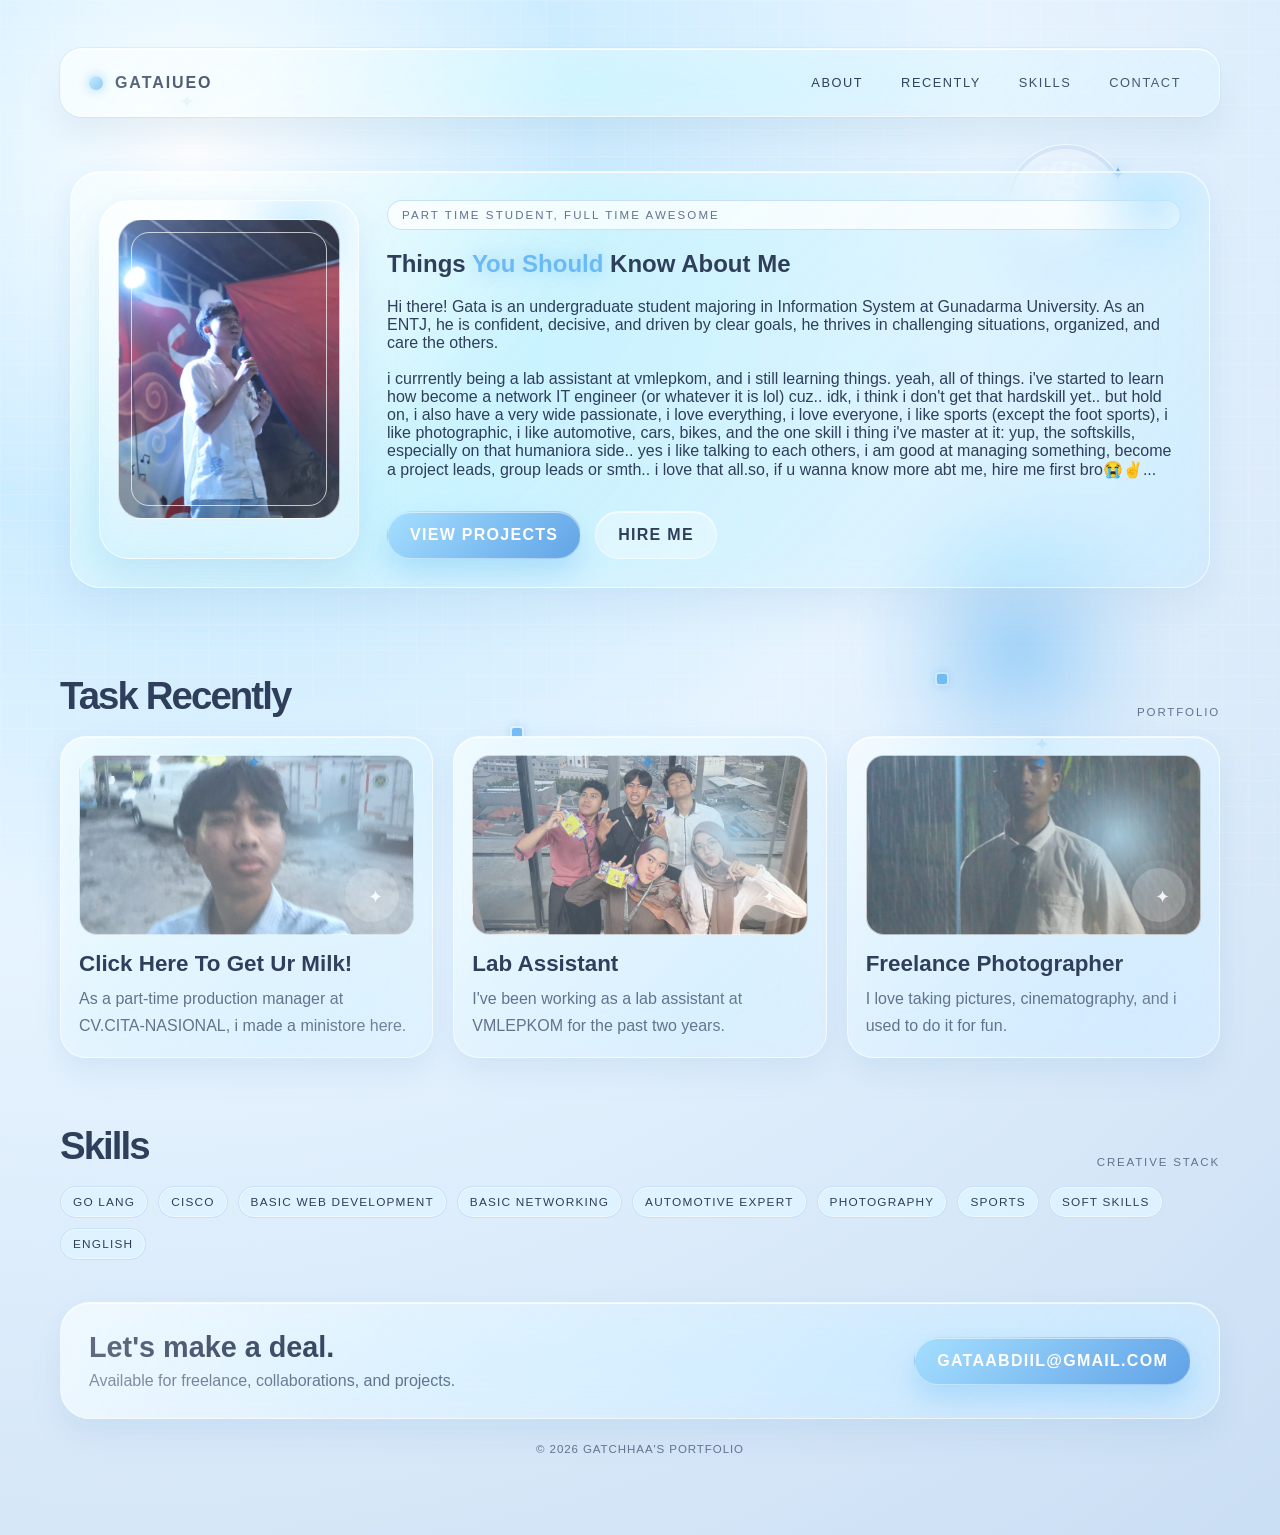
<file: index.html>
<!DOCTYPE html>
<html lang="en">
  <head>
    <meta charset="UTF-8" />
    <meta name="viewport" content="width=device-width, initial-scale=1.0" />
    <title>Gatchhaa's Portfolio</title>
    <style>
      :root {
        --sky: #dff4ff;
        --ice: #f5fbff;
        --silver: #cfe3f9;
        --mist: #ebf4ff;
        --blue: #b8e5ff;
        --blue-deep: #6bb9f5;
        --blue-strong: #3d93dd;
        --ink: #2f3e5a;
        --muted: #62738d;
      }

      * {
        box-sizing: border-box;
      }

      html {
        scroll-behavior: smooth;
      }

      body {
        margin: 0;
        font-family: "Trebuchet MS", "Segoe UI", sans-serif;
        background:
          radial-gradient(circle at 15% 10%, rgba(255,255,255,0.95), rgba(188,231,255,0.72) 22%, rgba(230,244,255,0.95) 45%, rgba(200,220,242,0.9) 100%),
          linear-gradient(135deg, #edf8ff 0%, #f7fbff 25%, #dfeaf9 70%, #d7ebff 100%);
        color: var(--ink);
        min-height: 100vh;
      }

      body::before {
        content: "";
        position: fixed;
        inset: 0;
        background-image:
          linear-gradient(rgba(255,255,255,0.22) 1px, transparent 1px),
          linear-gradient(90deg, rgba(255,255,255,0.18) 1px, transparent 1px);
        background-size: 26px 26px;
        pointer-events: none;
        opacity: 0.65;
      }

      body::after {
        content: "";
        position: fixed;
        inset: auto 8% 10% auto;
        width: 320px;
        height: 320px;
        border-radius: 50%;
        background: radial-gradient(circle, rgba(107,185,245,0.54), rgba(107,185,245,0.12) 46%, transparent 70%);
        filter: blur(10px);
        pointer-events: none;
      }

      .page {
        max-width: 1200px;
        margin: 0 auto;
        padding: 30px 20px 80px;
        position: relative;
        z-index: 1;
      }

      .y2k-decor {
        position: absolute;
        inset: 0;
        pointer-events: none;
        z-index: 0;
      }

      .sparkle {
        position: absolute;
        display: block;
        color: rgba(61, 147, 221, 0.75);
        font-size: 1.2rem;
        text-shadow: 0 0 16px rgba(107, 185, 245, 0.8);
        animation: twinkle 3s ease-in-out infinite;
      }

      .pixel-disc {
        position: absolute;
        right: 12%;
        top: 16%;
        width: 120px;
        height: 120px;
        border-radius: 50%;
        background:
          radial-gradient(circle, rgba(255,255,255,0.9) 0 18%, rgba(126,205,255,0.7) 18% 22%, rgba(255,255,255,0.15) 22% 100%),
          linear-gradient(135deg, rgba(255,255,255,0.4), rgba(125,188,255,0.18));
        border: 1px solid rgba(255,255,255,0.72);
        box-shadow: inset 0 0 0 4px rgba(90,150,220,0.15), 0 18px 30px rgba(118,164,207,0.14);
        transform: rotate(12deg);
        opacity: 0.88;
      }

      .pixel-disc::before,
      .pixel-disc::after {
        content: "";
        position: absolute;
        inset: 16px;
        border-radius: 50%;
      }

      .pixel-disc::before {
        background:
          linear-gradient(90deg, rgba(255,255,255,0.35) 0 6%, transparent 6% 12%, rgba(255,255,255,0.35) 12% 18%, transparent 18% 24%, rgba(255,255,255,0.35) 24% 30%, transparent 30% 36%, rgba(255,255,255,0.35) 36% 42%, transparent 42% 48%, rgba(255,255,255,0.35) 48% 54%, transparent 54% 60%, rgba(255,255,255,0.35) 60% 66%, transparent 66% 72%, rgba(255,255,255,0.35) 72% 78%, transparent 78% 84%, rgba(255,255,255,0.35) 84% 90%, transparent 90% 100%),
          linear-gradient(rgba(255,255,255,0.35) 0 6%, transparent 6% 12%, rgba(255,255,255,0.35) 12% 18%, transparent 18% 24%, rgba(255,255,255,0.35) 24% 30%, transparent 30% 36%, rgba(255,255,255,0.35) 36% 42%, transparent 42% 48%, rgba(255,255,255,0.35) 48% 54%, transparent 54% 60%, rgba(255,255,255,0.35) 60% 66%, transparent 66% 72%, rgba(255,255,255,0.35) 72% 78%, transparent 78% 84%, rgba(255,255,255,0.35) 84% 90%, transparent 90% 100%);
        background-size: 100% 100%;
        opacity: 0.85;
      }

      .pixel-disc::after {
        inset: 38px;
        background: rgba(255,255,255,0.5);
        box-shadow: 0 0 12px rgba(255,255,255,0.55);
      }

      .s1 { top: 10%; left: 14%; }
      .s2 { top: 18%; right: 12%; animation-delay: 0.5s; }
      .s3 { top: 52%; left: 8%; animation-delay: 1s; }
      .s4 { bottom: 16%; right: 18%; animation-delay: 1.5s; }
      .s5 { top: 40%; right: 28%; animation-delay: 0.8s; }

      .retro-chip {
        position: absolute;
        width: 10px;
        height: 10px;
        background: rgba(107, 185, 245, 0.95);
        box-shadow: 0 0 0 2px rgba(255,255,255,0.5), 0 0 10px rgba(107,185,245,0.8);
        border-radius: 2px;
      }

      .retro-chip.c1 { left: 18%; top: 32%; }
      .retro-chip.c2 { right: 26%; bottom: 24%; }
      .retro-chip.c3 { left: 40%; bottom: 18%; }

      @keyframes twinkle {
        0%, 100% { transform: scale(1) rotate(0deg); opacity: 0.7; }
        50% { transform: scale(1.2) rotate(12deg); opacity: 1; }
      }

      .topbar {
        display: flex;
        justify-content: space-between;
        align-items: center;
        padding: 18px 28px;
        margin: 18px 0 26px;
        background: linear-gradient(135deg, rgba(255,255,255,0.52), rgba(214,234,255,0.18));
        border: 1px solid rgba(255,255,255,0.58);
        border-radius: 22px;
        box-shadow: inset 0 1px 0 rgba(255,255,255,0.9), 0 22px 32px rgba(104,146,182,0.12), 0 0 0 1px rgba(184,229,255,0.42);
        backdrop-filter: blur(20px) saturate(180%);
        -webkit-backdrop-filter: blur(20px) saturate(180%);
        position: relative;
        overflow: hidden;
      }

      .topbar::before,
      .hero-copy::after,
      .profile-card::after,
      .card::before,
      .contact::before {
        content: "";
        position: absolute;
        inset: 0;
        background: linear-gradient(120deg, rgba(255,255,255,0.28), transparent 28%, transparent 70%, rgba(255,255,255,0.18));
        pointer-events: none;
      }

      .brand {
        display: flex;
        align-items: center;
        gap: 12px;
        font-weight: 700;
        letter-spacing: 0.12em;
        text-transform: uppercase;
        color: var(--ink);
      }

      .brand-mark {
        width: 14px;
        height: 14px;
        background: linear-gradient(135deg, var(--blue), var(--blue-deep));
        border-radius: 50%;
        box-shadow: 0 0 12px rgba(107, 185, 245, 0.8);
      }

      nav {
        display: flex;
        gap: 18px;
        flex-wrap: wrap;
      }

      nav a {
        text-decoration: none;
        color: var(--ink);
        font-size: 0.8rem;
        letter-spacing: 0.12em;
        text-transform: uppercase;
        padding: 8px 10px;
        border-radius: 999px;
        transition: 0.2s ease;
      }

      nav a:hover {
        background: rgba(184, 229, 255, 0.6);
        box-shadow: inset 0 0 0 1px rgba(107,185,245,0.5);
      }

      .hero {
        display: block;
        padding: 28px 10px 20px;
      }

      .about-card {
        display: grid;
        grid-template-columns: 260px 1fr;
        gap: 28px;
        align-items: center;
        background: linear-gradient(135deg, rgba(255,255,255,0.46), rgba(189,220,250,0.18));
        border: 1px solid rgba(255,255,255,0.6);
        border-radius: 30px;
        padding: 28px;
        box-shadow: inset 0 1px 0 rgba(255,255,255,0.9), 0 22px 40px rgba(118, 164, 207, 0.12), 0 0 20px rgba(180,220,255,0.22);
        position: relative;
        overflow: hidden;
        backdrop-filter: blur(22px) saturate(190%);
        -webkit-backdrop-filter: blur(22px) saturate(190%);
      }

      .about-card::before,
      .profile-card::before,
      .card::after {
        content: "";
        position: absolute;
        width: 170px;
        height: 170px;
        border-radius: 50%;
        background: radial-gradient(circle, rgba(184,229,255,0.72), rgba(184,229,255,0.14) 46%, transparent 70%);
        top: -54px;
        right: -28px;
        pointer-events: none;
      }

      .eyebrow {
        display: inline-block;
        padding: 8px 14px;
        border-radius: 999px;
        background: rgba(255,255,255,0.74);
        border: 1px solid rgba(199,223,249,0.95);
        color: var(--muted);
        font-size: 0.72rem;
        letter-spacing: 0.18em;
        text-transform: uppercase;
      }

      h1 {
        font-size: clamp(2.8rem, 5vw, 5rem);
        line-height: 0.95;
        margin: 20px 0 18px;
        letter-spacing: -0.06em;
      }

      .highlight {
        color: var(--blue-deep);
        text-shadow: 0 0 16px rgba(107, 185, 245, 0.5);
      }

      .hero-copy p {
        margin: 0 0 26px;
        max-width: 600px;
        line-height: 1.75;
        color: var(--muted);
        font-size: 1.02rem;
      }

      .actions {
        display: flex;
        gap: 14px;
        flex-wrap: wrap;
      }

      .btn {
        display: inline-flex;
        align-items: center;
        justify-content: center;
        padding: 14px 22px;
        border-radius: 999px;
        text-decoration: none;
        font-weight: 700;
        letter-spacing: 0.08em;
        text-transform: uppercase;
        transition: transform 0.2s ease, box-shadow 0.2s ease, filter 0.2s ease;
        position: relative;
        overflow: hidden;
      }

      .btn::before {
        content: "";
        position: absolute;
        inset: 0;
        background: linear-gradient(120deg, rgba(255,255,255,0.45), rgba(255,255,255,0.08), rgba(255,255,255,0.3));
        transform: translateX(-120%);
        transition: transform 0.45s ease;
      }

      .btn:hover {
        transform: translateY(-2px);
        filter: brightness(1.02);
      }

      .btn:hover::before {
        transform: translateX(120%);
      }

      .btn-primary {
        background: linear-gradient(135deg, rgba(160,220,255,0.9), rgba(84,154,228,0.9));
        color: white;
        box-shadow: 0 14px 28px rgba(107, 185, 245, 0.36), inset 0 1px 0 rgba(255,255,255,0.55);
        border: 1px solid rgba(255,255,255,0.35);
      }

      .btn-secondary {
        background: rgba(255,255,255,0.32);
        color: var(--ink);
        border: 1px solid rgba(255,255,255,0.55);
        box-shadow: inset 0 1px 0 rgba(255,255,255,0.72);
      }

      .profile-card {
        position: relative;
        background: linear-gradient(180deg, rgba(255,255,255,0.5), rgba(202,228,250,0.18));
        border: 1px solid rgba(255,255,255,0.6);
        border-radius: 30px;
        padding: 18px;
        box-shadow: inset 0 1px 0 rgba(255,255,255,0.9), 0 24px 42px rgba(118, 164, 207, 0.15), 0 0 20px rgba(180,220,255,0.16);
        overflow: hidden;
        backdrop-filter: blur(18px) saturate(180%);
        -webkit-backdrop-filter: blur(18px) saturate(180%);
        min-height: 100%;
      }

      .avatar {
        height: 300px;
        width: 100%;
        border-radius: 24px;
        background:
          linear-gradient(180deg, rgba(255,255,255,0.14), rgba(255,255,255,0.08)),
          url('fotogatadipanggung.jpg') center/cover no-repeat;
        position: relative;
        overflow: hidden;
        border: 1px solid rgba(255,255,255,0.65);
      }

      .avatar::before {
        content: "";
        position: absolute;
        inset: 12px;
        border: 1px solid rgba(255,255,255,0.7);
        border-radius: 18px;
      }

      .mini-badge {
        position: absolute;
        right: 18px;
        bottom: 18px;
        background: rgba(255,255,255,0.8);
        border: 1px solid rgba(199,206,216,0.8);
        border-radius: 16px;
        padding: 12px 14px;
        backdrop-filter: blur(8px);
      }

      .mini-badge strong {
        display: block;
        font-size: 1.3rem;
      }

      .stats {
        display: grid;
        grid-template-columns: repeat(3, minmax(0,1fr));
        gap: 14px;
        margin-top: 22px;
      }

      .about-copy {
        display: flex;
        flex-direction: column;
        justify-content: center;
      }

      .about-copy h1 {
        margin-top: 18px;
      }

      .stat {
        background: rgba(255,255,255,0.7);
        border: 1px solid rgba(199,223,249,0.9);
        border-radius: 18px;
        padding: 18px 14px;
        text-align: center;
        box-shadow: inset 0 0 0 1px rgba(255,255,255,0.45);
      }

      .stat strong {
        display: block;
        font-size: 1.5rem;
        color: var(--ink);
      }

      .stat span {
        font-size: 0.72rem;
        letter-spacing: 0.12em;
        text-transform: uppercase;
        color: var(--muted);
      }

      .section {
        margin-top: 44px;
        padding-top: 22px;
      }

      .section-head {
        display: flex;
        justify-content: space-between;
        align-items: end;
        gap: 18px;
        margin-bottom: 18px;
      }

      .section-head h2 {
        margin: 0;
        font-size: clamp(2rem, 3vw, 3rem);
        letter-spacing: -0.05em;
      }

      .section-tag {
        color: var(--muted);
        text-transform: uppercase;
        letter-spacing: 0.16em;
        font-size: 0.72rem;
      }

      .grid {
        display: grid;
        grid-template-columns: repeat(3, minmax(180px, 1fr));
        gap: 20px;
        align-items: stretch;
      }

      .card {
        position: relative;
        background: linear-gradient(135deg, rgba(255,255,255,0.48), rgba(205,228,252,0.28));
        border: 1px solid rgba(255,255,255,0.66);
        border-radius: 26px;
        padding: 18px;
        box-shadow: inset 0 1px 0 rgba(255,255,255,0.8), 0 16px 28px rgba(118,164,207,0.12), 0 0 18px rgba(180,220,255,0.16);
        overflow: hidden;
        transition: transform 0.25s ease, box-shadow 0.25s ease, border-color 0.25s ease;
        backdrop-filter: blur(18px) saturate(180%);
        -webkit-backdrop-filter: blur(18px) saturate(180%);
        min-height: 100%;
      }

      .card:hover {
        transform: translateY(-4px) rotate(-0.3deg);
        box-shadow: inset 0 1px 0 rgba(255,255,255,0.82), 0 22px 34px rgba(118,164,207,0.2), 0 0 20px rgba(180,220,255,0.18);
        border-color: rgba(255,255,255,0.82);
      }

      .card::after {
        content: "✦";
        position: absolute;
        right: 16px;
        top: 14px;
        font-size: 1.2rem;
        color: rgba(61, 147, 221, 0.72);
        text-shadow: 0 0 10px rgba(107, 185, 245, 0.5);
      }

      .project-thumb {
        position: relative;
        height: 180px;
        border-radius: 18px;
        margin-bottom: 16px;
        background-size: cover;
        background-position: center;
        overflow: hidden;
        border: 1px solid rgba(255,255,255,0.6);
      }

      .project-thumb::before {
        content: "";
        position: absolute;
        width: 54px;
        height: 54px;
        right: 14px;
        bottom: 12px;
        border-radius: 50%;
        background: rgba(255,255,255,0.28);
        box-shadow: 0 0 0 8px rgba(255,255,255,0.08);
      }

      .project-thumb::after {
        content: "✦";
        position: absolute;
        right: 30px;
        bottom: 26px;
        color: rgba(255,255,255,0.9);
        font-size: 1.1rem;
      }

      .one {
        background-image: linear-gradient(135deg, rgba(184,229,255,0.30), rgba(255,255,255,0.4)), url('gatasusunasional.jpg');
      }

      .two {
        background-image: linear-gradient(135deg, rgba(159,210,255,0.45), rgba(255,255,255,0.25)), url('potolepkom.jpg');
      }

      .three {
        background-image: linear-gradient(135deg, rgba(107,185,245,0.22), rgba(255,255,255,0.35)), url('potogataujan.jpg');
      }

      .card h3 {
        margin: 0 0 8px;
        font-size: 1.4rem;
      }

      .card p {
        color: var(--muted);
        line-height: 1.7;
        margin: 0;
      }

      .skills {
        display: flex;
        flex-wrap: wrap;
        gap: 10px;
        margin-top: 18px;
      }

      .skill {
        padding: 8px 12px;
        border-radius: 999px;
        background: rgba(223,244,255,0.88);
        border: 1px solid rgba(199,223,249,0.95);
        color: var(--ink);
        font-size: 0.74rem;
        letter-spacing: 0.1em;
        text-transform: uppercase;
        box-shadow: inset 0 0 0 1px rgba(255,255,255,0.5);
      }

      .contact {
        margin-top: 42px;
        padding: 28px;
        background: linear-gradient(135deg, rgba(255,255,255,0.5), rgba(184,229,255,0.18));
        border: 1px solid rgba(255,255,255,0.6);
        border-radius: 30px;
        display: flex;
        justify-content: space-between;
        align-items: center;
        gap: 18px;
        flex-wrap: wrap;
        box-shadow: inset 0 1px 0 rgba(255,255,255,0.8), 0 20px 28px rgba(118,164,207,0.12), 0 0 18px rgba(180,220,255,0.14);
        backdrop-filter: blur(20px) saturate(180%);
        -webkit-backdrop-filter: blur(20px) saturate(180%);
        position: relative;
        overflow: hidden;
      }

      .contact h3 {
        margin: 0 0 8px;
        font-size: clamp(1.8rem, 2vw, 2.4rem);
      }

      .contact p {
        margin: 0;
        color: var(--muted);
      }

      footer {
        text-align: center;
        margin-top: 24px;
        color: var(--muted);
        letter-spacing: 0.08em;
        text-transform: uppercase;
        font-size: 0.72rem;
      }

      @media (max-width: 860px) {
        .about-card {
          grid-template-columns: 1fr;
        }

        .avatar {
          height: 280px;
        }

        .grid {
          grid-template-columns: 1fr;
        }

        .topbar {
          flex-direction: column;
          gap: 14px;
        }
      }
    </style>
  </head>
  <body>
    <div class="y2k-decor" aria-hidden="true">
      <span class="pixel-disc"></span>
      <span class="sparkle s1">✦</span>
      <span class="sparkle s2">✦</span>
      <span class="sparkle s3">✦</span>
      <span class="sparkle s4">✦</span>
      <span class="sparkle s5">✦</span>
      <span class="retro-chip c1"></span>
      <span class="retro-chip c2"></span>
      <span class="retro-chip c3"></span>
    </div>
    <div class="page">
      <header class="topbar">
        <div class="brand">
          <span class="brand-mark"></span>
          <span>Gataiueo</span>
        </div>
        <nav>
          <a href="#about">About</a>
          <a href="#recently">Recently</a>
          <a href="#skills">Skills</a>
          <a href="#contact">Contact</a>
        </nav>
      </header>

      <main>
        <section class="hero" id="about">
          <div class="about-card">
            <div class="profile-card">
              <div class="avatar">
                
              </div>
            </div>

            <div class="about-copy">
              <span class="eyebrow">part time student, full time awesome</span>
              <h2>Things <span class="highlight">You Should</span> Know About Me</h2>
                Hi there! Gata is an undergraduate student majoring in Information System at Gunadarma University. As an ENTJ, 
he is confident, decisive, and driven by clear goals, he thrives in challenging situations, organized, and 
care the others.
<br> <br>
i currrently being a lab assistant at vmlepkom, and i still learning
things. yeah, all of things. i've started to learn how become
a network IT engineer (or whatever it is lol) cuz.. idk, i think i don't
get that hardskill yet..
but hold on, i also have a very wide passionate, i love everything, i love everyone, i like sports (except the foot sports), 
i like photographic, i like automotive, cars, bikes, and the one skill i thing i've master at it: yup, the softskills, 
especially on that humaniora side.. yes i like talking to each others, i am good at managing something, 
become a project leads, group leads or smth.. i love that all.so, if u wanna know more abt me, hire me first bro😭✌...
              </p>

              <div class="actions">
                <a class="btn btn-primary" href="#work">View Projects</a>
                <a class="btn btn-secondary" href="#contact">Hire Me</a>
              </div>
            </div>
          </div>
        </section>

        <section class="section" id="work">
          <div class="section-head">
            <h2>Task Recently</h2>
            <span class="section-tag">Portfolio</span>
          </div>

          <div class="grid">
            <a href="susu.html" class="card" style="text-decoration: none; color: inherit; display: block;">
              <div class="project-thumb one"></div>
              <h3>Click Here To Get Ur Milk!</h3>
              <p>As a part-time production manager at<br> CV.CITA-NASIONAL, i made a ministore here.</p>
            </a>
            <article class="card">
              <div class="project-thumb two"></div>
              <h3>Lab Assistant</h3>
              <p>I've been working as a lab assistant at VMLEPKOM for the past two years.</p>
            </article>
            <article class="card">
              <div class="project-thumb three"></div>
              <h3>Freelance Photographer</h3>
              <p>I love taking pictures, cinematography, and i used to do it for fun.</p>
            </article>
          </div>
        </section>

        <section class="section" id="skills">
          <div class="section-head">
            <h2>Skills</h2>
            <span class="section-tag">Creative Stack</span>
          </div>

          <div class="skills">
            <span class="skill">Go Lang</span>
            <span class="skill">Cisco</span>            
            <span class="skill">Basic Web Development</span>
            <span class="skill">Basic Networking</span>
            <span class="skill">Automotive Expert</span>
            <span class="skill">Photography</span>
            <span class="skill">Sports</span>
            <span class="skill">Soft Skills</span>
            <span class="skill">English</span>
          </div>
        </section>

        <section class="contact" id="contact">
          <div>
            <h3>Let's make a deal.</h3>
            <p>Available for freelance, collaborations, and projects.</p>
          </div>
          <a class="btn btn-primary" href="mailto:gataabdiil@gmail.com">gataabdiil@gmail.com</a>
        </section>
      </main>

      <footer>© 2026 Gatchhaa's Portfolio</footer>
    </div>
  </body>
</html>
</file>
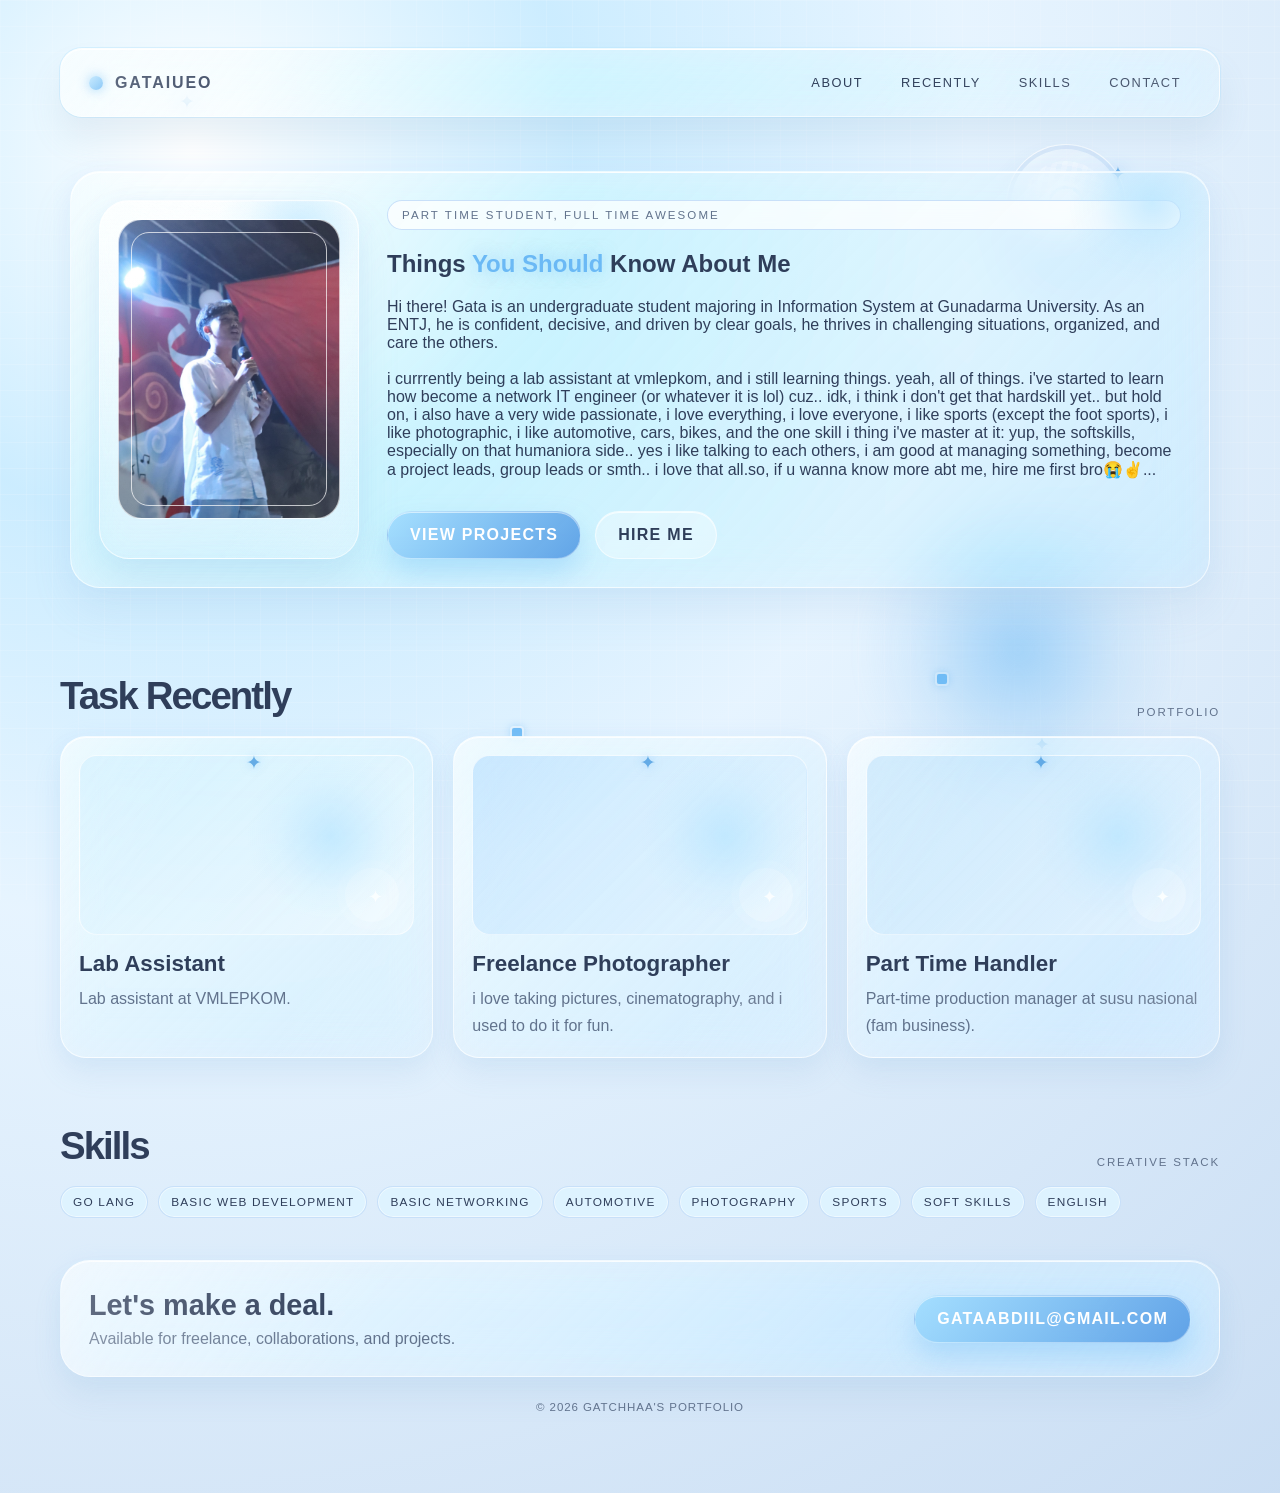
<file: gatz portfolio/index.html>
<!DOCTYPE html>
<html lang="en">
  <head>
    <meta charset="UTF-8" />
    <meta name="viewport" content="width=device-width, initial-scale=1.0" />
    <title>Gatchhaa's Portfolio</title>
    <style>
      :root {
        --sky: #dff4ff;
        --ice: #f5fbff;
        --silver: #cfe3f9;
        --mist: #ebf4ff;
        --blue: #b8e5ff;
        --blue-deep: #6bb9f5;
        --blue-strong: #3d93dd;
        --ink: #2f3e5a;
        --muted: #62738d;
      }

      * {
        box-sizing: border-box;
      }

      html {
        scroll-behavior: smooth;
      }

      body {
        margin: 0;
        font-family: "Trebuchet MS", "Segoe UI", sans-serif;
        background:
          radial-gradient(circle at 15% 10%, rgba(255,255,255,0.95), rgba(188,231,255,0.72) 22%, rgba(230,244,255,0.95) 45%, rgba(200,220,242,0.9) 100%),
          linear-gradient(135deg, #edf8ff 0%, #f7fbff 25%, #dfeaf9 70%, #d7ebff 100%);
        color: var(--ink);
        min-height: 100vh;
      }

      body::before {
        content: "";
        position: fixed;
        inset: 0;
        background-image:
          linear-gradient(rgba(255,255,255,0.22) 1px, transparent 1px),
          linear-gradient(90deg, rgba(255,255,255,0.18) 1px, transparent 1px);
        background-size: 26px 26px;
        pointer-events: none;
        opacity: 0.65;
      }

      body::after {
        content: "";
        position: fixed;
        inset: auto 8% 10% auto;
        width: 320px;
        height: 320px;
        border-radius: 50%;
        background: radial-gradient(circle, rgba(107,185,245,0.54), rgba(107,185,245,0.12) 46%, transparent 70%);
        filter: blur(10px);
        pointer-events: none;
      }

      .page {
        max-width: 1200px;
        margin: 0 auto;
        padding: 30px 20px 80px;
        position: relative;
        z-index: 1;
      }

      .y2k-decor {
        position: absolute;
        inset: 0;
        pointer-events: none;
        z-index: 0;
      }

      .sparkle {
        position: absolute;
        display: block;
        color: rgba(61, 147, 221, 0.75);
        font-size: 1.2rem;
        text-shadow: 0 0 16px rgba(107, 185, 245, 0.8);
        animation: twinkle 3s ease-in-out infinite;
      }

      .pixel-disc {
        position: absolute;
        right: 12%;
        top: 16%;
        width: 120px;
        height: 120px;
        border-radius: 50%;
        background:
          radial-gradient(circle, rgba(255,255,255,0.9) 0 18%, rgba(126,205,255,0.7) 18% 22%, rgba(255,255,255,0.15) 22% 100%),
          linear-gradient(135deg, rgba(255,255,255,0.4), rgba(125,188,255,0.18));
        border: 1px solid rgba(255,255,255,0.72);
        box-shadow: inset 0 0 0 4px rgba(90,150,220,0.15), 0 18px 30px rgba(118,164,207,0.14);
        transform: rotate(12deg);
        opacity: 0.88;
      }

      .pixel-disc::before,
      .pixel-disc::after {
        content: "";
        position: absolute;
        inset: 16px;
        border-radius: 50%;
      }

      .pixel-disc::before {
        background:
          linear-gradient(90deg, rgba(255,255,255,0.35) 0 6%, transparent 6% 12%, rgba(255,255,255,0.35) 12% 18%, transparent 18% 24%, rgba(255,255,255,0.35) 24% 30%, transparent 30% 36%, rgba(255,255,255,0.35) 36% 42%, transparent 42% 48%, rgba(255,255,255,0.35) 48% 54%, transparent 54% 60%, rgba(255,255,255,0.35) 60% 66%, transparent 66% 72%, rgba(255,255,255,0.35) 72% 78%, transparent 78% 84%, rgba(255,255,255,0.35) 84% 90%, transparent 90% 100%),
          linear-gradient(rgba(255,255,255,0.35) 0 6%, transparent 6% 12%, rgba(255,255,255,0.35) 12% 18%, transparent 18% 24%, rgba(255,255,255,0.35) 24% 30%, transparent 30% 36%, rgba(255,255,255,0.35) 36% 42%, transparent 42% 48%, rgba(255,255,255,0.35) 48% 54%, transparent 54% 60%, rgba(255,255,255,0.35) 60% 66%, transparent 66% 72%, rgba(255,255,255,0.35) 72% 78%, transparent 78% 84%, rgba(255,255,255,0.35) 84% 90%, transparent 90% 100%);
        background-size: 100% 100%;
        opacity: 0.85;
      }

      .pixel-disc::after {
        inset: 38px;
        background: rgba(255,255,255,0.5);
        box-shadow: 0 0 12px rgba(255,255,255,0.55);
      }

      .s1 { top: 10%; left: 14%; }
      .s2 { top: 18%; right: 12%; animation-delay: 0.5s; }
      .s3 { top: 52%; left: 8%; animation-delay: 1s; }
      .s4 { bottom: 16%; right: 18%; animation-delay: 1.5s; }
      .s5 { top: 40%; right: 28%; animation-delay: 0.8s; }

      .retro-chip {
        position: absolute;
        width: 10px;
        height: 10px;
        background: rgba(107, 185, 245, 0.95);
        box-shadow: 0 0 0 2px rgba(255,255,255,0.5), 0 0 10px rgba(107,185,245,0.8);
        border-radius: 2px;
      }

      .retro-chip.c1 { left: 18%; top: 32%; }
      .retro-chip.c2 { right: 26%; bottom: 24%; }
      .retro-chip.c3 { left: 40%; bottom: 18%; }

      @keyframes twinkle {
        0%, 100% { transform: scale(1) rotate(0deg); opacity: 0.7; }
        50% { transform: scale(1.2) rotate(12deg); opacity: 1; }
      }

      .topbar {
        display: flex;
        justify-content: space-between;
        align-items: center;
        padding: 18px 28px;
        margin: 18px 0 26px;
        background: linear-gradient(135deg, rgba(255,255,255,0.52), rgba(214,234,255,0.18));
        border: 1px solid rgba(255,255,255,0.58);
        border-radius: 22px;
        box-shadow: inset 0 1px 0 rgba(255,255,255,0.9), 0 22px 32px rgba(104,146,182,0.12), 0 0 0 1px rgba(184,229,255,0.42);
        backdrop-filter: blur(20px) saturate(180%);
        -webkit-backdrop-filter: blur(20px) saturate(180%);
        position: relative;
        overflow: hidden;
      }

      .topbar::before,
      .hero-copy::after,
      .profile-card::after,
      .card::before,
      .contact::before {
        content: "";
        position: absolute;
        inset: 0;
        background: linear-gradient(120deg, rgba(255,255,255,0.28), transparent 28%, transparent 70%, rgba(255,255,255,0.18));
        pointer-events: none;
      }

      .brand {
        display: flex;
        align-items: center;
        gap: 12px;
        font-weight: 700;
        letter-spacing: 0.12em;
        text-transform: uppercase;
        color: var(--ink);
      }

      .brand-mark {
        width: 14px;
        height: 14px;
        background: linear-gradient(135deg, var(--blue), var(--blue-deep));
        border-radius: 50%;
        box-shadow: 0 0 12px rgba(107, 185, 245, 0.8);
      }

      nav {
        display: flex;
        gap: 18px;
        flex-wrap: wrap;
      }

      nav a {
        text-decoration: none;
        color: var(--ink);
        font-size: 0.8rem;
        letter-spacing: 0.12em;
        text-transform: uppercase;
        padding: 8px 10px;
        border-radius: 999px;
        transition: 0.2s ease;
      }

      nav a:hover {
        background: rgba(184, 229, 255, 0.6);
        box-shadow: inset 0 0 0 1px rgba(107,185,245,0.5);
      }

      .hero {
        display: block;
        padding: 28px 10px 20px;
      }

      .about-card {
        display: grid;
        grid-template-columns: 260px 1fr;
        gap: 28px;
        align-items: center;
        background: linear-gradient(135deg, rgba(255,255,255,0.46), rgba(189,220,250,0.18));
        border: 1px solid rgba(255,255,255,0.6);
        border-radius: 30px;
        padding: 28px;
        box-shadow: inset 0 1px 0 rgba(255,255,255,0.9), 0 22px 40px rgba(118, 164, 207, 0.12), 0 0 20px rgba(180,220,255,0.22);
        position: relative;
        overflow: hidden;
        backdrop-filter: blur(22px) saturate(190%);
        -webkit-backdrop-filter: blur(22px) saturate(190%);
      }

      .about-card::before,
      .profile-card::before,
      .card::after {
        content: "";
        position: absolute;
        width: 170px;
        height: 170px;
        border-radius: 50%;
        background: radial-gradient(circle, rgba(184,229,255,0.72), rgba(184,229,255,0.14) 46%, transparent 70%);
        top: -54px;
        right: -28px;
        pointer-events: none;
      }

      .eyebrow {
        display: inline-block;
        padding: 8px 14px;
        border-radius: 999px;
        background: rgba(255,255,255,0.74);
        border: 1px solid rgba(199,223,249,0.95);
        color: var(--muted);
        font-size: 0.72rem;
        letter-spacing: 0.18em;
        text-transform: uppercase;
      }

      h1 {
        font-size: clamp(2.8rem, 5vw, 5rem);
        line-height: 0.95;
        margin: 20px 0 18px;
        letter-spacing: -0.06em;
      }

      .highlight {
        color: var(--blue-deep);
        text-shadow: 0 0 16px rgba(107, 185, 245, 0.5);
      }

      .hero-copy p {
        margin: 0 0 26px;
        max-width: 600px;
        line-height: 1.75;
        color: var(--muted);
        font-size: 1.02rem;
      }

      .actions {
        display: flex;
        gap: 14px;
        flex-wrap: wrap;
      }

      .btn {
        display: inline-flex;
        align-items: center;
        justify-content: center;
        padding: 14px 22px;
        border-radius: 999px;
        text-decoration: none;
        font-weight: 700;
        letter-spacing: 0.08em;
        text-transform: uppercase;
        transition: transform 0.2s ease, box-shadow 0.2s ease, filter 0.2s ease;
        position: relative;
        overflow: hidden;
      }

      .btn::before {
        content: "";
        position: absolute;
        inset: 0;
        background: linear-gradient(120deg, rgba(255,255,255,0.45), rgba(255,255,255,0.08), rgba(255,255,255,0.3));
        transform: translateX(-120%);
        transition: transform 0.45s ease;
      }

      .btn:hover {
        transform: translateY(-2px);
        filter: brightness(1.02);
      }

      .btn:hover::before {
        transform: translateX(120%);
      }

      .btn-primary {
        background: linear-gradient(135deg, rgba(160,220,255,0.9), rgba(84,154,228,0.9));
        color: white;
        box-shadow: 0 14px 28px rgba(107, 185, 245, 0.36), inset 0 1px 0 rgba(255,255,255,0.55);
        border: 1px solid rgba(255,255,255,0.35);
      }

      .btn-secondary {
        background: rgba(255,255,255,0.32);
        color: var(--ink);
        border: 1px solid rgba(255,255,255,0.55);
        box-shadow: inset 0 1px 0 rgba(255,255,255,0.72);
      }

      .profile-card {
        position: relative;
        background: linear-gradient(180deg, rgba(255,255,255,0.5), rgba(202,228,250,0.18));
        border: 1px solid rgba(255,255,255,0.6);
        border-radius: 30px;
        padding: 18px;
        box-shadow: inset 0 1px 0 rgba(255,255,255,0.9), 0 24px 42px rgba(118, 164, 207, 0.15), 0 0 20px rgba(180,220,255,0.16);
        overflow: hidden;
        backdrop-filter: blur(18px) saturate(180%);
        -webkit-backdrop-filter: blur(18px) saturate(180%);
        min-height: 100%;
      }

      .avatar {
        height: 300px;
        width: 100%;
        border-radius: 24px;
        background:
          linear-gradient(180deg, rgba(255,255,255,0.14), rgba(255,255,255,0.08)),
          url('assets/foto gata di panggung.jpg') center/cover no-repeat;
        position: relative;
        overflow: hidden;
        border: 1px solid rgba(255,255,255,0.65);
      }

      .avatar::before {
        content: "";
        position: absolute;
        inset: 12px;
        border: 1px solid rgba(255,255,255,0.7);
        border-radius: 18px;
      }

      .mini-badge {
        position: absolute;
        right: 18px;
        bottom: 18px;
        background: rgba(255,255,255,0.8);
        border: 1px solid rgba(199,206,216,0.8);
        border-radius: 16px;
        padding: 12px 14px;
        backdrop-filter: blur(8px);
      }

      .mini-badge strong {
        display: block;
        font-size: 1.3rem;
      }

      .stats {
        display: grid;
        grid-template-columns: repeat(3, minmax(0,1fr));
        gap: 14px;
        margin-top: 22px;
      }

      .about-copy {
        display: flex;
        flex-direction: column;
        justify-content: center;
      }

      .about-copy h1 {
        margin-top: 18px;
      }

      .stat {
        background: rgba(255,255,255,0.7);
        border: 1px solid rgba(199,223,249,0.9);
        border-radius: 18px;
        padding: 18px 14px;
        text-align: center;
        box-shadow: inset 0 0 0 1px rgba(255,255,255,0.45);
      }

      .stat strong {
        display: block;
        font-size: 1.5rem;
        color: var(--ink);
      }

      .stat span {
        font-size: 0.72rem;
        letter-spacing: 0.12em;
        text-transform: uppercase;
        color: var(--muted);
      }

      .section {
        margin-top: 44px;
        padding-top: 22px;
      }

      .section-head {
        display: flex;
        justify-content: space-between;
        align-items: end;
        gap: 18px;
        margin-bottom: 18px;
      }

      .section-head h2 {
        margin: 0;
        font-size: clamp(2rem, 3vw, 3rem);
        letter-spacing: -0.05em;
      }

      .section-tag {
        color: var(--muted);
        text-transform: uppercase;
        letter-spacing: 0.16em;
        font-size: 0.72rem;
      }

      .grid {
        display: grid;
        grid-template-columns: repeat(3, minmax(180px, 1fr));
        gap: 20px;
        align-items: stretch;
      }

      .card {
        position: relative;
        background: linear-gradient(135deg, rgba(255,255,255,0.48), rgba(205,228,252,0.28));
        border: 1px solid rgba(255,255,255,0.66);
        border-radius: 26px;
        padding: 18px;
        box-shadow: inset 0 1px 0 rgba(255,255,255,0.8), 0 16px 28px rgba(118,164,207,0.12), 0 0 18px rgba(180,220,255,0.16);
        overflow: hidden;
        transition: transform 0.25s ease, box-shadow 0.25s ease, border-color 0.25s ease;
        backdrop-filter: blur(18px) saturate(180%);
        -webkit-backdrop-filter: blur(18px) saturate(180%);
        min-height: 100%;
      }

      .card:hover {
        transform: translateY(-4px) rotate(-0.3deg);
        box-shadow: inset 0 1px 0 rgba(255,255,255,0.82), 0 22px 34px rgba(118,164,207,0.2), 0 0 20px rgba(180,220,255,0.18);
        border-color: rgba(255,255,255,0.82);
      }

      .card::after {
        content: "✦";
        position: absolute;
        right: 16px;
        top: 14px;
        font-size: 1.2rem;
        color: rgba(61, 147, 221, 0.72);
        text-shadow: 0 0 10px rgba(107, 185, 245, 0.5);
      }

      .project-thumb {
        position: relative;
        height: 180px;
        border-radius: 18px;
        margin-bottom: 16px;
        background-size: cover;
        background-position: center;
        overflow: hidden;
        border: 1px solid rgba(255,255,255,0.6);
      }

      .project-thumb::before {
        content: "";
        position: absolute;
        width: 54px;
        height: 54px;
        right: 14px;
        bottom: 12px;
        border-radius: 50%;
        background: rgba(255,255,255,0.28);
        box-shadow: 0 0 0 8px rgba(255,255,255,0.08);
      }

      .project-thumb::after {
        content: "✦";
        position: absolute;
        right: 30px;
        bottom: 26px;
        color: rgba(255,255,255,0.9);
        font-size: 1.1rem;
      }

      .one {
        background-image: linear-gradient(135deg, rgba(184,229,255,0.30), rgba(255,255,255,0.4)), url('https://images.unsplash.com/photo-1516321318423-f06f85e504b3?auto=format&fit=crop&w=900&q=80');
      }

      .two {
        background-image: linear-gradient(135deg, rgba(159,210,255,0.45), rgba(255,255,255,0.25)), url('https://images.unsplash.com/photo-1522202176988-66273c2fd55f?auto=format&fit=crop&w=900&q=80');
      }

      .three {
        background-image: linear-gradient(135deg, rgba(107,185,245,0.22), rgba(255,255,255,0.35)), url('https://images.unsplash.com/photo-1497366754035-f200968a6e72?auto=format&fit=crop&w=900&q=80');
      }

      .card h3 {
        margin: 0 0 8px;
        font-size: 1.4rem;
      }

      .card p {
        color: var(--muted);
        line-height: 1.7;
        margin: 0;
      }

      .skills {
        display: flex;
        flex-wrap: wrap;
        gap: 10px;
        margin-top: 18px;
      }

      .skill {
        padding: 8px 12px;
        border-radius: 999px;
        background: rgba(223,244,255,0.88);
        border: 1px solid rgba(199,223,249,0.95);
        color: var(--ink);
        font-size: 0.74rem;
        letter-spacing: 0.1em;
        text-transform: uppercase;
        box-shadow: inset 0 0 0 1px rgba(255,255,255,0.5);
      }

      .contact {
        margin-top: 42px;
        padding: 28px;
        background: linear-gradient(135deg, rgba(255,255,255,0.5), rgba(184,229,255,0.18));
        border: 1px solid rgba(255,255,255,0.6);
        border-radius: 30px;
        display: flex;
        justify-content: space-between;
        align-items: center;
        gap: 18px;
        flex-wrap: wrap;
        box-shadow: inset 0 1px 0 rgba(255,255,255,0.8), 0 20px 28px rgba(118,164,207,0.12), 0 0 18px rgba(180,220,255,0.14);
        backdrop-filter: blur(20px) saturate(180%);
        -webkit-backdrop-filter: blur(20px) saturate(180%);
        position: relative;
        overflow: hidden;
      }

      .contact h3 {
        margin: 0 0 8px;
        font-size: clamp(1.8rem, 2vw, 2.4rem);
      }

      .contact p {
        margin: 0;
        color: var(--muted);
      }

      footer {
        text-align: center;
        margin-top: 24px;
        color: var(--muted);
        letter-spacing: 0.08em;
        text-transform: uppercase;
        font-size: 0.72rem;
      }

      @media (max-width: 860px) {
        .about-card {
          grid-template-columns: 1fr;
        }

        .avatar {
          height: 280px;
        }

        .grid {
          grid-template-columns: repeat(3, minmax(180px, 1fr));
        }

        .topbar {
          flex-direction: column;
          gap: 14px;
        }
      }
    </style>
  </head>
  <body>
    <div class="y2k-decor" aria-hidden="true">
      <span class="pixel-disc"></span>
      <span class="sparkle s1">✦</span>
      <span class="sparkle s2">✦</span>
      <span class="sparkle s3">✦</span>
      <span class="sparkle s4">✦</span>
      <span class="sparkle s5">✦</span>
      <span class="retro-chip c1"></span>
      <span class="retro-chip c2"></span>
      <span class="retro-chip c3"></span>
    </div>
    <div class="page">
      <header class="topbar">
        <div class="brand">
          <span class="brand-mark"></span>
          <span>Gataiueo</span>
        </div>
        <nav>
          <a href="#about">About</a>
          <a href="#recently">Recently</a>
          <a href="#skills">Skills</a>
          <a href="#contact">Contact</a>
        </nav>
      </header>

      <main>
        <section class="hero" id="about">
          <div class="about-card">
            <div class="profile-card">
              <div class="avatar">
                
              </div>
            </div>

            <div class="about-copy">
              <span class="eyebrow">part time student, full time awesome</span>
              <h2>Things <span class="highlight">You Should</span> Know About Me</h2>
                Hi there! Gata is an undergraduate student majoring in Information System at Gunadarma University. As an ENTJ, 
he is confident, decisive, and driven by clear goals, he thrives in challenging situations, organized, and 
care the others.
<br> <br>
i currrently being a lab assistant at vmlepkom, and i still learning
things. yeah, all of things. i've started to learn how become
a network IT engineer (or whatever it is lol) cuz.. idk, i think i don't
get that hardskill yet..
but hold on, i also have a very wide passionate, i love everything, i love everyone, i like sports (except the foot sports), 
i like photographic, i like automotive, cars, bikes, and the one skill i thing i've master at it: yup, the softskills, 
especially on that humaniora side.. yes i like talking to each others, i am good at managing something, 
become a project leads, group leads or smth.. i love that all.so, if u wanna know more abt me, hire me first bro😭✌...
              </p>

              <div class="actions">
                <a class="btn btn-primary" href="#work">View Projects</a>
                <a class="btn btn-secondary" href="#contact">Hire Me</a>
              </div>
            </div>
          </div>
        </section>

        <section class="section" id="work">
          <div class="section-head">
            <h2>Task Recently</h2>
            <span class="section-tag">Portfolio</span>
          </div>

          <div class="grid">
            <article class="card">
              <div class="project-thumb one"></div>
              <h3>Lab Assistant</h3>
              <p>Lab assistant at VMLEPKOM.</p>
            </article>

            <article class="card">
              <div class="project-thumb two"></div>
              <h3>Freelance Photographer</h3>
              <p>i love taking pictures, cinematography, and i used to do it for fun.</p>
            </article>

            <article class="card">
              <div class="project-thumb three"></div>
              <h3>Part Time Handler</h3>
              <p>Part-time production manager at susu nasional (fam business).</p>
            </article>
          </div>
        </section>

        <section class="section" id="skills">
          <div class="section-head">
            <h2>Skills</h2>
            <span class="section-tag">Creative Stack</span>
          </div>

          <div class="skills">
            <span class="skill">Go Lang</span>
            <span class="skill">Basic Web Development</span>
            <span class="skill">Basic Networking</span>
            <span class="skill">Automotive</span>
            <span class="skill">Photography</span>
            <span class="skill">Sports</span>
            <span class="skill">Soft Skills</span>
            <span class="skill">English</span>
          </div>
        </section>

        <section class="contact" id="contact">
          <div>
            <h3>Let's make a deal.</h3>
            <p>Available for freelance, collaborations, and projects.</p>
          </div>
          <a class="btn btn-primary" href="mailto:gataabdiil@gmail.com">gataabdiil@gmail.com</a>
        </section>
      </main>

      <footer>© 2026 Gatchhaa's Portfolio</footer>
    </div>
  </body>
</html>
</file>
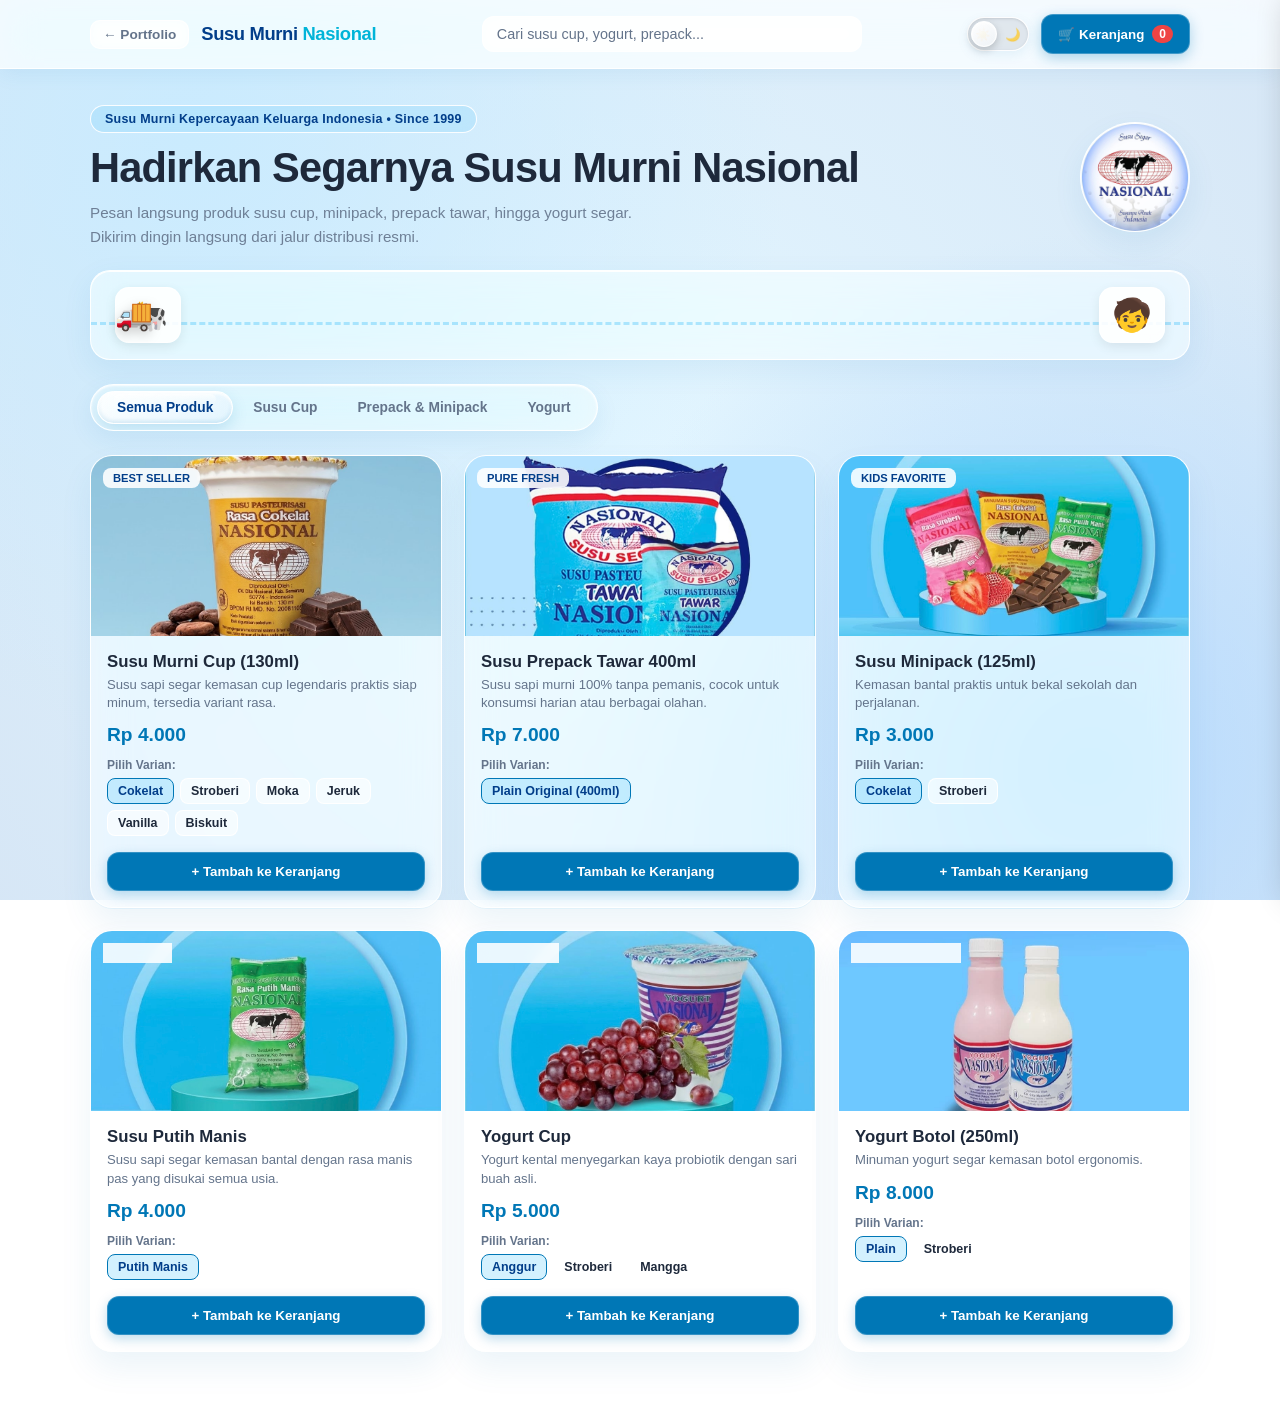
<file: susu.html>
<!DOCTYPE html>
<html lang="id">
<head>
  <meta charset="UTF-8" />
  <meta name="viewport" content="width=device-width, initial-scale=1.0" />
  <title>Susu Murni Nasional — Official Store</title>
  <style>
    :root {
      --primary: #0077b6;
      --primary-dark: #023e8a;
      --accent: #00b4d8;
      --bg-gradient: 
        radial-gradient(circle at 15% 15%, rgba(200, 235, 255, 0.9), transparent 45%),
        radial-gradient(circle at 85% 85%, rgba(175, 215, 255, 0.8), transparent 40%),
        radial-gradient(circle at 50% 50%, rgba(225, 245, 255, 0.95), rgba(210, 228, 245, 0.9));
      --header-bg: rgba(255, 255, 255, 0.75);
      --glass-card: rgba(255, 255, 255, 0.55);
      --glass-strong: rgba(255, 255, 255, 0.9);
      --glass-border: rgba(255, 255, 255, 0.92);
      --glass-highlight: rgba(255, 255, 255, 0.95);
      --text: #1e293b;
      --muted: #64748b;
      --input-bg: rgba(255, 255, 255, 0.75);
      --input-border: rgba(203, 213, 225, 0.85);
      --pill-track-bg: rgba(255, 255, 255, 0.45);
      --gel-bg: linear-gradient(145deg, rgba(255, 255, 255, 0.92), rgba(224, 242, 254, 0.72));
      --gel-border: rgba(255, 255, 255, 1);
      --gel-shadow: 
        inset 0 2px 3px rgba(255, 255, 255, 1),
        inset 0 -2px 4px rgba(0, 119, 182, 0.14),
        0 6px 16px rgba(0, 119, 182, 0.16);
      --pill-text-active: #023e8a;
      --shadow-tint: rgba(0, 119, 182, 0.08);
      --success: #10b981;
      --warning: #f59e0b;
    }

    [data-theme="dark"] {
      --primary: #38bdf8;
      --primary-dark: #7dd3fc;
      --accent: #22d3ee;
      --bg-gradient: 
        radial-gradient(circle at 15% 15%, rgba(14, 116, 144, 0.42), transparent 48%),
        radial-gradient(circle at 85% 80%, rgba(29, 78, 216, 0.38), transparent 45%),
        radial-gradient(circle at 50% 50%, #071326, #030914);
      --header-bg: rgba(9, 21, 42, 0.75);
      --glass-card: rgba(15, 32, 62, 0.55);
      --glass-strong: rgba(11, 25, 49, 0.94);
      --glass-border: rgba(125, 211, 252, 0.24);
      --glass-highlight: rgba(255, 255, 255, 0.16);
      --text: #f1f5f9;
      --muted: #94a3b8;
      --input-bg: rgba(15, 32, 62, 0.75);
      --input-border: rgba(125, 211, 252, 0.25);
      --pill-track-bg: rgba(12, 27, 54, 0.65);
      --gel-bg: linear-gradient(145deg, rgba(56, 189, 248, 0.36), rgba(14, 116, 144, 0.22));
      --gel-border: rgba(125, 211, 252, 0.55);
      --gel-shadow: 
        inset 0 1px 2px rgba(255, 255, 255, 0.35),
        inset 0 -2px 5px rgba(2, 132, 199, 0.35),
        0 6px 18px rgba(0, 0, 0, 0.4);
      --pill-text-active: #ffffff;
      --shadow-tint: rgba(0, 0, 0, 0.35);
    }

    * { box-sizing: border-box; margin: 0; padding: 0; }
    body {
      font-family: -apple-system, BlinkMacSystemFont, "Segoe UI", Roboto, sans-serif;
      background: var(--bg-gradient);
      background-attachment: fixed;
      color: var(--text);
      padding-bottom: 60px;
      min-height: 100vh;
      transition: color 0.3s ease;
    }

    /* Navbar Liquid Glass */
    header {
      position: sticky;
      top: 0;
      z-index: 50;
      background: var(--header-bg);
      backdrop-filter: blur(18px) saturate(180%);
      -webkit-backdrop-filter: blur(18px) saturate(180%);
      border-bottom: 1px solid var(--glass-border);
      box-shadow: 0 4px 20px var(--shadow-tint);
      transition: background 0.3s ease, border-color 0.3s ease;
    }
    .nav-container {
      max-width: 1140px;
      margin: 0 auto;
      padding: 14px 20px;
      display: flex;
      align-items: center;
      justify-content: space-between;
      gap: 12px;
    }
    .brand-group { display: flex; align-items: center; gap: 12px; }
    .back-btn {
      text-decoration: none;
      color: var(--muted);
      font-size: 0.85rem;
      font-weight: 600;
      padding: 6px 12px;
      border-radius: 10px;
      border: 1px solid var(--glass-border);
      background: var(--glass-card);
      backdrop-filter: blur(6px);
      transition: 0.2s;
    }
    .back-btn:hover { color: var(--text); border-color: var(--primary); }
    .logo { font-weight: 800; font-size: 1.15rem; color: var(--primary-dark); letter-spacing: -0.02em; }
    .logo span { color: var(--accent); }

    .search-bar {
      flex: 1;
      max-width: 380px;
      display: flex;
    }
    .search-bar input {
      width: 100%;
      padding: 9px 14px;
      border: 1px solid var(--glass-border);
      border-radius: 12px;
      font-size: 0.9rem;
      outline: none;
      color: var(--text);
      background: var(--input-bg);
      backdrop-filter: blur(8px);
      transition: 0.2s;
    }
    .search-bar input::placeholder { color: var(--muted); }
    .search-bar input:focus { border-color: var(--primary); }

    .nav-actions {
      display: flex;
      align-items: center;
      gap: 12px;
    }

    /* Apple iOS Settings Style Liquid Glass Switch */
    .ios-switch {
      position: relative;
      width: 62px;
      height: 34px;
      border-radius: 999px;
      border: 1px solid var(--glass-border);
      background: rgba(148, 163, 184, 0.25);
      backdrop-filter: blur(14px) saturate(180%);
      -webkit-backdrop-filter: blur(14px) saturate(180%);
      box-shadow: inset 0 1px 3px rgba(0, 0, 0, 0.12), 0 4px 12px var(--shadow-tint);
      cursor: pointer;
      display: flex;
      align-items: center;
      justify-content: space-between;
      padding: 0 7px;
      transition: background 0.35s ease, border-color 0.35s ease;
      -webkit-tap-highlight-color: transparent;
    }
    [data-theme="dark"] .ios-switch {
      background: rgba(14, 116, 144, 0.45);
      border-color: rgba(125, 211, 252, 0.4);
    }
    .switch-icon {
      font-size: 0.78rem;
      z-index: 1;
      user-select: none;
      opacity: 0.75;
    }
    .switch-knob {
      position: absolute;
      top: 3px;
      left: 3px;
      width: 26px;
      height: 26px;
      border-radius: 50%;
      background: linear-gradient(145deg, rgba(255, 255, 255, 0.98), rgba(241, 245, 249, 0.85));
      border: 1px solid rgba(255, 255, 255, 1);
      box-shadow: 
        inset 0 1px 2px rgba(255, 255, 255, 1),
        0 3px 8px rgba(0, 0, 0, 0.2);
      transition: transform 0.38s cubic-bezier(0.34, 1.45, 0.64, 1), background 0.35s ease;
      z-index: 2;
    }
    [data-theme="dark"] .switch-knob {
      transform: translateX(28px);
      background: linear-gradient(145deg, rgba(224, 242, 254, 0.95), rgba(125, 211, 252, 0.85));
    }

    .cart-trigger {
      position: relative;
      background: #0077b6;
      color: white;
      border: 1px solid rgba(255,255,255,0.25);
      padding: 10px 16px;
      border-radius: 12px;
      font-weight: 700;
      cursor: pointer;
      display: flex;
      align-items: center;
      gap: 8px;
      box-shadow: 0 4px 14px rgba(0,119,182,0.3);
      transition: 0.2s;
    }
    .cart-trigger:hover { background: #023e8a; }
    .cart-badge {
      background: #ef4444;
      color: white;
      font-size: 0.75rem;
      padding: 2px 7px;
      border-radius: 999px;
    }

    /* Seamless Editorial Hero Section */
    .hero-section {
      max-width: 1140px;
      margin: 36px auto 20px;
      padding: 0 20px;
      display: flex;
      justify-content: space-between;
      align-items: center;
      gap: 24px;
      flex-wrap: wrap;
    }
    .hero-text-area {
      flex: 1;
      min-width: 280px;
    }
    .hero-text-area h1 {
      font-size: clamp(1.8rem, 3.5vw, 2.6rem);
      font-weight: 800;
      letter-spacing: -0.02em;
      color: var(--text);
      line-height: 1.2;
    }
    .hero-text-area p {
      opacity: 0.9;
      max-width: 580px;
      line-height: 1.6;
      font-size: 0.95rem;
      color: var(--muted);
      margin-top: 8px;
    }
    .badge-fresh {
      display: inline-block;
      background: rgba(56, 189, 248, 0.14);
      color: var(--primary-dark);
      padding: 6px 14px;
      border-radius: 999px;
      font-size: 0.78rem;
      font-weight: 700;
      letter-spacing: 0.02em;
      border: 1px solid var(--glass-border);
      backdrop-filter: blur(6px);
    }

    /* Slot Logo Resmi Menjadi Bulat Sempurna */
    .hero-logo-slot {
      width: 110px;
      height: 110px;
      background: var(--glass-card);
      backdrop-filter: blur(16px) saturate(180%);
      -webkit-backdrop-filter: blur(16px) saturate(180%);
      border: 1px solid var(--glass-border);
      border-radius: 50%; /* Membuat kotak jadi bulat sempurna */
      display: flex;
      align-items: center;
      justify-content: center;
      box-shadow: inset 0 1px 0 var(--glass-highlight), 0 12px 30px var(--shadow-tint);
      flex-shrink: 0;
      overflow: hidden; /* Otomatis memotong bagian luar gambar JPG jadi melingkar */
    }
    .hero-logo-slot img {
      width: 99%;
      height: 99%;
      object-fit: cover;
    }

    /* Animasi Truk & Anak Kecil */
    .delivery-animation-banner {
      max-width: 1140px;
      margin: 10px auto 24px;
      padding: 0 20px;
    }
    .delivery-track {
      background: var(--glass-card);
      backdrop-filter: blur(16px) saturate(180%);
      -webkit-backdrop-filter: blur(16px) saturate(180%);
      border: 1px solid var(--glass-border);
      border-radius: 20px;
      padding: 16px 24px;
      display: flex;
      align-items: center;
      justify-content: space-between;
      position: relative;
      overflow: hidden;
      box-shadow: inset 0 1px 0 var(--glass-highlight), 0 10px 30px var(--shadow-tint);
    }
    .track-icon {
      font-size: 2rem;
      z-index: 2;
      background: var(--glass-strong);
      padding: 8px 12px;
      border-radius: 14px;
      border: 1px solid var(--glass-border);
      box-shadow: 0 4px 12px rgba(0,0,0,0.08);
      animation: bounceIcon 2s ease-in-out infinite;
    }
    .customer-icon {
      animation-delay: 1s;
    }
    @keyframes bounceIcon {
      0%, 100% { transform: translateY(0); }
      50% { transform: translateY(-4px); }
    }
    .moving-truck {
      position: absolute;
      font-size: 1.9rem;
      animation: driveTruck 11s ease-in-out infinite;
      z-index: 5;
      filter: drop-shadow(0 4px 6px rgba(0,0,0,0.18));
    }
    .road-line {
      position: absolute;
      width: 100%;
      height: 3px;
      border-bottom: 3px dashed rgba(56, 189, 248, 0.35);
      top: 58%;
      left: 0;
      z-index: 1;
    }
    @keyframes driveTruck {
      0%   { left: 7%; transform: scaleX(-1) translateY(0); }
      45%  { left: 83%; transform: scaleX(-1) translateY(0); }
      48%  { left: 83%; transform: scaleX(-1) translateY(-3px); }
      50%  { left: 83%; transform: scaleX(1) translateY(0); }
      95%  { left: 7%; transform: scaleX(1) translateY(0); }
      98%  { left: 7%; transform: scaleX(1) translateY(-3px); }
      100% { left: 7%; transform: scaleX(-1) translateY(0); }
    }

    /* iOS Liquid Glass Gel Segmented Tab Control */
    .filters-wrapper {
      max-width: 1140px;
      margin: 8px auto 24px;
      padding: 0 20px;
    }
    .ios-segmented-control {
      position: relative;
      display: inline-flex;
      align-items: center;
      padding: 6px;
      border-radius: 999px;
      background: var(--pill-track-bg);
      backdrop-filter: blur(22px) saturate(200%);
      -webkit-backdrop-filter: blur(22px) saturate(200%);
      border: 1px solid var(--glass-border);
      box-shadow:
        inset 0 1px 2px var(--glass-highlight),
        0 8px 24px var(--shadow-tint);
      max-width: 100%;
      overflow-x: auto;
      scrollbar-width: none;
    }
    .ios-segmented-control::-webkit-scrollbar { display: none; }

    .liquid-pill-indicator {
      position: absolute;
      top: 6px;
      bottom: 6px;
      left: 0;
      border-radius: 999px;
      background: var(--gel-bg);
      backdrop-filter: blur(14px) saturate(220%);
      -webkit-backdrop-filter: blur(14px) saturate(220%);
      border: 1px solid var(--gel-border);
      box-shadow: var(--gel-shadow);
      transition: 
        transform 0.45s cubic-bezier(0.34, 1.45, 0.64, 1),
        width 0.42s cubic-bezier(0.34, 1.35, 0.64, 1);
      z-index: 1;
      pointer-events: none;
    }
    .liquid-pill-indicator::after {
      content: "";
      position: absolute;
      top: 2px;
      left: 12%;
      right: 12%;
      height: 38%;
      border-radius: 999px;
      background: linear-gradient(180deg, rgba(255,255,255,0.65), rgba(255,255,255,0));
      pointer-events: none;
    }

    .filter-btn {
      position: relative;
      z-index: 2;
      padding: 9px 20px;
      border-radius: 999px;
      border: none;
      background: transparent;
      color: var(--muted);
      font-weight: 600;
      font-size: 0.86rem;
      cursor: pointer;
      white-space: nowrap;
      transition: color 0.25s ease, transform 0.15s ease;
      -webkit-tap-highlight-color: transparent;
    }
    .filter-btn:hover { color: var(--text); }
    .filter-btn:active { transform: scale(0.95); }
    .filter-btn.active {
      color: var(--pill-text-active);
      font-weight: 700;
    }

    /* Product Grid & Liquid Glass Cards */
    .container {
      max-width: 1140px;
      margin: 0 auto;
      padding: 0 20px;
    }
    .product-grid {
      display: grid;
      grid-template-columns: repeat(auto-fill, minmax(260px, 1fr));
      gap: 22px;
    }
    .product-card {
      background: var(--glass-card);
      backdrop-filter: blur(18px) saturate(180%);
      -webkit-backdrop-filter: blur(18px) saturate(180%);
      border: 1px solid var(--glass-border);
      border-radius: 22px;
      overflow: hidden;
      display: flex;
      flex-direction: column;
      box-shadow: inset 0 1px 0 var(--glass-highlight), 0 16px 32px var(--shadow-tint);
      transition: transform 0.25s ease, box-shadow 0.25s ease;
    }
    .product-card:hover {
      transform: translateY(-5px);
      box-shadow: inset 0 1px 0 var(--glass-highlight), 0 22px 40px rgba(0, 119, 182, 0.18);
    }
    .product-visual {
      height: 180px;
      display: flex;
      align-items: center;
      justify-content: center;
      position: relative;
      overflow: hidden;
      background: rgba(255, 255, 255, 0.4);
    }
    .product-img {
      width: 100%;
      height: 100%;
      object-fit: cover;
      transition: transform 0.3s ease;
    }
    .product-card:hover .product-img {
      transform: scale(1.05);
    }
    .product-tag {
      position: absolute;
      top: 12px;
      left: 12px;
      background: rgba(255,255,255,0.88);
      backdrop-filter: blur(6px);
      color: #023e8a;
      font-size: 0.7rem;
      font-weight: 800;
      padding: 4px 10px;
      border-radius: 8px;
      text-transform: uppercase;
      z-index: 2;
    }
    .product-body {
      padding: 16px;
      display: flex;
      flex-direction: column;
      flex: 1;
    }
    .product-title { font-size: 1.05rem; font-weight: 700; margin-bottom: 4px; color: var(--text); }
    .product-desc { font-size: 0.82rem; color: var(--muted); margin-bottom: 12px; line-height: 1.4; }
    .product-price { font-size: 1.2rem; font-weight: 800; color: var(--primary); margin-bottom: 12px; }

    /* Variant Pills */
    .variant-label { font-size: 0.75rem; font-weight: 700; color: var(--muted); margin-bottom: 6px; }
    .variant-list {
      display: flex;
      flex-wrap: wrap;
      gap: 6px;
      margin-bottom: 16px;
    }
    .variant-btn {
      padding: 5px 10px;
      font-size: 0.78rem;
      border-radius: 8px;
      border: 1px solid var(--glass-border);
      background: var(--glass-card);
      color: var(--text);
      cursor: pointer;
      font-weight: 600;
      transition: 0.15s;
    }
    .variant-btn.selected {
      background: rgba(56, 189, 248, 0.22);
      border-color: var(--primary);
      color: var(--primary-dark);
    }

    .add-cart-btn {
      margin-top: auto;
      width: 100%;
      padding: 11px;
      background: #0077b6;
      color: white;
      border: 1px solid rgba(255,255,255,0.2);
      border-radius: 12px;
      font-weight: 700;
      cursor: pointer;
      box-shadow: 0 4px 12px rgba(0,119,182,0.25);
      transition: 0.2s;
    }
    .add-cart-btn:hover { background: #023e8a; }

    /* Drawer / Modal Liquid Glass */
    .overlay {
      position: fixed;
      inset: 0;
      background: rgba(5, 12, 26, 0.52);
      z-index: 90;
      display: none;
      backdrop-filter: blur(5px);
    }
    .overlay.open { display: block; }

    .cart-drawer {
      position: fixed;
      top: 0;
      right: -420px;
      width: 100%;
      max-width: 400px;
      height: 100vh;
      background: var(--glass-strong);
      backdrop-filter: blur(22px) saturate(180%);
      -webkit-backdrop-filter: blur(22px) saturate(180%);
      color: var(--text);
      z-index: 100;
      display: flex;
      flex-direction: column;
      transition: right 0.3s ease;
      box-shadow: -12px 0 30px rgba(0,0,0,0.2);
      border-left: 1px solid var(--glass-border);
    }
    .cart-drawer.open { right: 0; }
    .drawer-header {
      padding: 18px 20px;
      border-bottom: 1px solid var(--glass-border);
      display: flex;
      justify-content: space-between;
      align-items: center;
    }
    .close-btn {
      background: none;
      border: none;
      font-size: 1.5rem;
      cursor: pointer;
      color: var(--muted);
    }
    .cart-items {
      flex: 1;
      overflow-y: auto;
      padding: 16px 20px;
    }
    .cart-item {
      display: flex;
      justify-content: space-between;
      align-items: center;
      padding: 12px 0;
      border-bottom: 1px solid var(--glass-border);
      gap: 12px;
    }
    .item-info h4 { font-size: 0.92rem; margin-bottom: 2px; }
    .item-info span { font-size: 0.78rem; color: var(--muted); display: block; }
    .item-info strong { font-size: 0.88rem; color: var(--primary); }
    .qty-control {
      display: flex;
      align-items: center;
      gap: 8px;
    }
    .qty-btn {
      width: 26px;
      height: 26px;
      border-radius: 6px;
      border: 1px solid var(--glass-border);
      background: var(--glass-card);
      color: var(--text);
      font-weight: 700;
      cursor: pointer;
    }
    .drawer-footer {
      padding: 18px 20px;
      border-top: 1px solid var(--glass-border);
      background: var(--glass-card);
    }
    .total-row {
      display: flex;
      justify-content: space-between;
      font-size: 1.1rem;
      font-weight: 800;
      margin-bottom: 14px;
    }
    .checkout-btn {
      width: 100%;
      padding: 13px;
      background: var(--success);
      color: white;
      border: none;
      border-radius: 12px;
      font-weight: 700;
      font-size: 0.95rem;
      cursor: pointer;
      box-shadow: 0 4px 12px rgba(16, 185, 129, 0.25);
    }
    .checkout-btn:disabled { background: #64748b; opacity: 0.5; box-shadow: none; cursor: not-allowed; }

    /* Checkout & Invoice Modal */
    .modal {
      position: fixed;
      top: 50%;
      left: 50%;
      transform: translate(-50%, -50%);
      width: 92%;
      max-width: 460px;
      background: var(--glass-strong);
      backdrop-filter: blur(22px) saturate(180%);
      -webkit-backdrop-filter: blur(22px) saturate(180%);
      color: var(--text);
      border-radius: 24px;
      z-index: 110;
      padding: 24px;
      display: none;
      max-height: 90vh;
      overflow-y: auto;
      box-shadow: 0 24px 48px rgba(0, 0, 0, 0.25);
      border: 1px solid var(--glass-border);
    }
    .modal.open { display: block; }
    .form-group { margin-bottom: 14px; }
    .form-group label { display: block; font-size: 0.82rem; font-weight: 700; margin-bottom: 6px; }
    .form-group input, .form-group textarea, .form-group select {
      width: 100%;
      padding: 10px 12px;
      border: 1px solid var(--input-border);
      border-radius: 10px;
      font-family: inherit;
      font-size: 0.9rem;
      color: var(--text);
      background: var(--input-bg);
    }

    /* Payment Box & Upload Area */
    .status-pill {
      display: inline-block;
      background: #fef3c7;
      color: #b45309;
      font-size: 0.75rem;
      font-weight: 700;
      padding: 4px 12px;
      border-radius: 999px;
      margin-top: 6px;
    }
    .status-pill.ready {
      background: #d1fae5;
      color: #065f46;
    }
    .invoice-box {
      background: var(--glass-card);
      padding: 14px;
      border-radius: 12px;
      font-size: 0.85rem;
      line-height: 1.6;
      margin-bottom: 16px;
      border: 1px solid var(--glass-border);
    }
    .pay-card {
      margin-top: 12px;
      background: var(--glass-card);
      padding: 14px;
      border-radius: 14px;
      border: 1px solid var(--glass-border);
      text-align: center;
    }
    .rek-row {
      display: flex;
      align-items: center;
      justify-content: center;
      gap: 10px;
      margin: 8px 0 4px;
    }
    .rek-num {
      font-size: 1.2rem;
      font-weight: 800;
      color: var(--primary-dark);
      letter-spacing: 0.04em;
    }
    .copy-btn {
      background: rgba(56, 189, 248, 0.2);
      color: var(--primary-dark);
      border: 1px solid var(--primary);
      padding: 4px 10px;
      border-radius: 6px;
      font-size: 0.75rem;
      font-weight: 700;
      cursor: pointer;
    }

    .upload-box {
      margin-top: 14px;
      padding: 12px;
      border: 1.5px dashed var(--muted);
      border-radius: 14px;
      background: var(--glass-card);
      text-align: center;
    }
    .upload-label {
      display: inline-block;
      padding: 7px 14px;
      background: #0077b6;
      color: white;
      border-radius: 8px;
      font-size: 0.8rem;
      font-weight: 700;
      cursor: pointer;
      margin-top: 6px;
    }
    .preview-img {
      max-width: 100%;
      max-height: 150px;
      border-radius: 8px;
      margin-top: 10px;
      display: none;
      margin-left: auto;
      margin-right: auto;
      border: 1px solid var(--glass-border);
    }

    .toast {
      position: fixed;
      bottom: 24px;
      left: 50%;
      transform: translateX(-50%);
      background: #0f172a;
      color: white;
      padding: 10px 20px;
      border-radius: 999px;
      font-size: 0.85rem;
      font-weight: 600;
      z-index: 200;
      opacity: 0;
      pointer-events: none;
      transition: opacity 0.25s;
      border: 1px solid rgba(255,255,255,0.15);
    }
    .toast.show { opacity: 1; }

    /* Responsive Khusus HP */
    @media (max-width: 640px) {
      .search-bar { display: none; }
      .hero-section {
        flex-direction: column-reverse;
        align-items: flex-start;
        gap: 16px;
      }
      .hero-logo-slot {
        width: 84px;
        height: 84px;
      }
      .ios-segmented-control {
        display: flex;
        width: 100%;
      }
      .filter-btn {
        padding: 8px 14px;
        font-size: 0.8rem;
      }
      @keyframes driveTruck {
        0%   { left: 12%; transform: scaleX(-1) translateY(0); }
        45%  { left: 74%; transform: scaleX(-1) translateY(0); }
        48%  { left: 74%; transform: scaleX(-1) translateY(-3px); }
        50%  { left: 74%; transform: scaleX(1) translateY(0); }
        95%  { left: 12%; transform: scaleX(1) translateY(0); }
        98%  { left: 12%; transform: scaleX(-1) translateY(-3px); }
        100% { left: 12%; transform: scaleX(-1) translateY(0); }
      }
    }
  </style>
</head>
<body>

  <header>
    <div class="nav-container">
      <div class="brand-group">
        <a href="index.html" class="back-btn">← Portfolio</a>
        <div class="logo">Susu Murni <span>Nasional</span></div>
      </div>
      <div class="search-bar">
        <input type="text" id="searchInput" placeholder="Cari susu cup, yogurt, prepack..." oninput="renderProducts()" />
      </div>
      <div class="nav-actions">
        <button class="ios-switch" id="themeToggle" onclick="toggleTheme()" title="Mode Gelap / Terang" aria-label="Ganti Tema">
          <span class="switch-icon">☀️</span>
          <span class="switch-icon">🌙</span>
          <span class="switch-knob"></span>
        </button>

        <button class="cart-trigger" onclick="toggleCart()">
          🛒 Keranjang <span class="cart-badge" id="cartCount">0</span>
        </button>
      </div>
    </div>
  </header>

  <!-- Seamless Editorial Hero Section -->
  <section class="hero-section">
    <div class="hero-text-area">
      <span class="badge-fresh">Susu Murni Kepercayaan Keluarga Indonesia • Since 1999</span>
      <h1 style="margin-top: 10px;">Hadirkan Segarnya Susu Murni Nasional</h1>
      <p>Pesan langsung produk susu cup, minipack, prepack tawar, hingga yogurt segar. Dikirim dingin langsung dari jalur distribusi resmi.</p>
    </div>
    <!-- Logo Utama Diubah Menjadi Bulat Sempurna -->
    <div class="hero-logo-slot">
      <img src="ini-logo.JPG" alt="Logo Susu Nasional" />
    </div>
  </section>

  <!-- Animasi Truk & Anak Kecil -->
  <div class="delivery-animation-banner">
    <div class="delivery-track">
      <div class="track-icon" title="Peternakan Sapi Perah">🐄</div>
      <div class="road-line"></div>
      <div class="moving-truck" title="Truk Distribusi Susu Nasional">🚚</div>
      <div class="track-icon customer-icon" title="Anak Kecil Penikmat Susu Segar">🧒</div>
    </div>
  </div>

  <!-- iOS Liquid Glass Gel Segmented Tab Control -->
  <div class="filters-wrapper">
    <div class="ios-segmented-control" id="segmentedControl">
      <div class="liquid-pill-indicator" id="pillIndicator"></div>
      <button class="filter-btn active" onclick="setFilter('all', this)">Semua Produk</button>
      <button class="filter-btn" onclick="setFilter('cup', this)">Susu Cup</button>
      <button class="filter-btn" onclick="setFilter('pack', this)">Prepack & Minipack</button>
      <button class="filter-btn" onclick="setFilter('yogurt', this)">Yogurt</button>
    </div>
  </div>

  <main class="container">
    <div class="product-grid" id="productGrid"></div>
  </main>

  <!-- Cart Drawer -->
  <div class="overlay" id="overlay" onclick="closeAll()"></div>
  <aside class="cart-drawer" id="cartDrawer">
    <div class="drawer-header">
      <h3>Keranjang Belanja</h3>
      <button class="close-btn" onclick="closeAll()">×</button>
    </div>
    <div class="cart-items" id="cartItems"></div>
    <div class="drawer-footer">
      <div class="total-row">
        <span>Total Pembayaran</span>
        <span id="cartTotal">Rp 0</span>
      </div>
      <button class="checkout-btn" id="checkoutBtn" onclick="openCheckout()" disabled>Checkout</button>
    </div>
  </aside>

  <!-- Checkout Modal -->
  <div class="modal" id="checkoutModal">
    <div style="display:flex; justify-content:space-between; align-items:center; margin-bottom:16px;">
      <h3>Data Pengiriman</h3>
      <button class="close-btn" onclick="closeAll()">×</button>
    </div>
    <form onsubmit="processOrder(event)">
      <div class="form-group">
        <label>Nama Pemesan</label>
        <input type="text" id="custName" required placeholder="Masukkan Nama Anda" />
      </div>
      <div class="form-group">
        <label>Nomor WhatsApp</label>
        <input type="tel" id="custPhone" required placeholder="08xx-xxxx-xxxx" />
      </div>
      <div class="form-group">
        <label>Alamat Lengkap (Jabodetabek)</label>
        <textarea id="custAddress" rows="2" required placeholder="Jl. Margonda Raya No. 10, Depok"></textarea>
      </div>
      <div class="form-group">
        <label>Metode Pengiriman</label>
        <select id="shippingMethod">
          <option value="Kurir Dingin (Same Day)">Kurir Dingin / Instant (Same Day)</option>
          <option value="Ambil di Gudang / Agen">Ambil Sendiri di Depot</option>
        </select>
      </div>
      <div class="form-group">
        <label>Metode Pembayaran</label>
        <select id="paymentMethod">
          <option value="QRIS">QRIS (Instant)</option>
          <option value="Transfer BCA">Transfer Bank BCA</option>
          <option value="COD">Bayar di Tempat (COD)</option>
        </select>
      </div>
      <button type="submit" class="checkout-btn" style="background: #0077b6;">Buat Pesanan Sekarang</button>
    </form>
  </div>

  <!-- Invoice & Payment Modal -->
  <div class="modal" id="invoiceModal">
    <div style="text-align:center; margin-bottom:14px;">
      <h3 style="color:var(--primary-dark);">Rincian & Pembayaran</h3>
      <p style="font-size:0.82rem; color:var(--muted);" id="invoiceId"></p>
      <span class="status-pill" id="paymentStatusBadge">⏳ Menunggu Pembayaran</span>
    </div>

    <div id="invoiceDetail" class="invoice-box"></div>

    <button class="checkout-btn" onclick="sendWhatsApp()" style="margin-bottom:8px;">📲 Konfirmasi Pesanan ke WhatsApp</button>
    <button class="add-cart-btn" style="background:var(--muted);" onclick="finishOrder()">Selesai & Kembali Belanja</button>
  </div>

  <div class="toast" id="toast">Produk ditambahkan ke keranjang!</div>

  <script>
    const products = [
      {
        id: 'susu-cup',
        category: 'cup',
        tag: 'Best Seller',
        name: 'Susu Murni Cup (130ml)',
        desc: 'Susu sapi segar kemasan cup legendaris praktis siap minum, tersedia variant rasa.',
        price: 4000,
        variants: [
          { name: 'Cokelat', img: 'susu-cup-cokelat.JPG' },
          { name: 'Stroberi', img: 'susu-cup-stroberi.JPG' },
          { name: 'Moka', img: 'susu-cup-moka.JPG' },
          { name: 'Jeruk', img: 'susu-cup-jeruk.JPG' },
          { name: 'Vanilla', img: 'susu-cup-vanilla.JPG' },
          { name: 'Biskuit', img: 'susu-cup-biskuit.JPG' }
        ]
      },
      {
        id: 'prepack-tawar',
        category: 'pack',
        tag: 'Pure Fresh',
        name: 'Susu Prepack Tawar 400ml',
        desc: 'Susu sapi murni 100% tanpa pemanis, cocok untuk konsumsi harian atau berbagai olahan.',
        price: 7000,
        variants: [
          { name: 'Plain Original (400ml)', img: 'prepack.JPG' }
        ]
      },
      {
        id: 'minipack',
        category: 'pack',
        tag: 'Kids Favorite',
        name: 'Susu Minipack (125ml)',
        desc: 'Kemasan bantal praktis untuk bekal sekolah dan perjalanan.',
        price: 3000,
        variants: [
          { name: 'Cokelat', img: 'minipack.JPG' },
          { name: 'Stroberi', img: 'minipack.JPG' }
        ]
      },
      {
        id: 'susu-putih-manis',
        category: 'pack',
        tag: 'Classic',
        name: 'Susu Putih Manis',
        desc: 'Susu sapi segar kemasan bantal dengan rasa manis pas yang disukai semua usia.',
        price: 4000,
        variants: [
          { name: 'Putih Manis', img: 'susu-putih-manis.JPG' }
        ]
      },
      {
        id: 'yogurt-cup',
        category: 'yogurt',
        tag: 'Probiotic',
        name: 'Yogurt Cup',
        desc: 'Yogurt kental menyegarkan kaya probiotik dengan sari buah asli.',
        price: 5000,
        variants: [
          { name: 'Anggur', img: 'yogurt-cup-anggur.JPG' },
          { name: 'Stroberi', img: 'yogurt-cup-stroberi.JPG' },
          { name: 'Mangga', img: 'yogurt-cup-mangga.JPG' }
        ]
      },
      {
        id: 'yogurt-botol',
        category: 'yogurt',
        tag: 'Healthy Drink',
        name: 'Yogurt Botol (250ml)',
        desc: 'Minuman yogurt segar kemasan botol ergonomis.',
        price: 8000,
        variants: [
          { name: 'Plain', img: 'yogurt-botol.JPG' },
          { name: 'Stroberi', img: 'yogurt-botol.JPG' }
        ]
      }
    ];

    let selectedVariants = {};
    products.forEach(p => selectedVariants[p.id] = 0);

    let currentFilter = 'all';
    let cart = [];
    let lastOrderText = '';
    let hasUploadedProof = false;

    const formatRp = (num) => 'Rp ' + num.toLocaleString('id-ID');

    /* Dark Mode / Light Mode Switch */
    function toggleTheme() {
      const html = document.documentElement;
      const isDark = html.getAttribute('data-theme') === 'dark';
      if (isDark) {
        html.removeAttribute('data-theme');
        localStorage.setItem('susu-theme', 'light');
      } else {
        html.setAttribute('data-theme', 'dark');
        localStorage.setItem('susu-theme', 'dark');
      }
    }

    (function initTheme() {
      const saved = localStorage.getItem('susu-theme');
      if (saved === 'dark') {
        document.documentElement.setAttribute('data-theme', 'dark');
      }
    })();

    /* iOS Liquid Glass Gel Sliding Pill */
    function movePillIndicator(btn) {
      const indicator = document.getElementById('pillIndicator');
      if (!indicator || !btn) return;

      indicator.style.width = `${btn.offsetWidth}px`;
      indicator.style.transform = `translateX(${btn.offsetLeft}px)`;
    }

    function setFilter(cat, btn) {
      currentFilter = cat;
      document.querySelectorAll('.filter-btn').forEach(b => b.classList.remove('active'));
      btn.classList.add('active');
      movePillIndicator(btn);
      btn.scrollIntoView({ behavior: 'smooth', block: 'nearest', inline: 'center' });
      renderProducts();
    }

    window.addEventListener('resize', () => {
      const activeBtn = document.querySelector('.filter-btn.active');
      if (activeBtn) movePillIndicator(activeBtn);
    });

    function selectVariant(prodId, varIdx) {
      selectedVariants[prodId] = varIdx;
      renderProducts();
    }

    function renderProducts() {
      const grid = document.getElementById('productGrid');
      const keyword = document.getElementById('searchInput').value.toLowerCase();

      const filtered = products.filter(p => {
        const matchCat = currentFilter === 'all' || p.category === currentFilter;
        const matchKey = p.name.toLowerCase().includes(keyword) ||
                         p.variants.some(v => v.name.toLowerCase().includes(keyword));
        return matchCat && matchKey;
      });

      grid.innerHTML = filtered.map(p => {
        const activeIdx = selectedVariants[p.id];
        const activeVar = p.variants[activeIdx];
        return `
          <div class="product-card">
            <div class="product-visual">
              <span class="product-tag">${p.tag}</span>
              <img src="${activeVar.img}" alt="${p.name}" class="product-img" />
            </div>
            <div class="product-body">
              <h3 class="product-title">${p.name}</h3>
              <p class="product-desc">${p.desc}</p>
              <div class="product-price">${formatRp(p.price)}</div>
              <div class="variant-label">Pilih Varian:</div>
              <div class="variant-list">
                ${p.variants.map((v, i) => `
                  <button class="variant-btn ${i === activeIdx ? 'selected' : ''}" onclick="selectVariant('${p.id}', ${i})">
                    ${v.name}
                  </button>
                `).join('')}
              </div>
              <button class="add-cart-btn" onclick="addToCart('${p.id}')">+ Tambah ke Keranjang</button>
            </div>
          </div>
        `;
      }).join('');
    }

    function addToCart(prodId) {
      const prod = products.find(p => p.id === prodId);
      const variant = prod.variants[selectedVariants[prodId]].name;
      const key = `${prod.id}-${variant}`;

      const existing = cart.find(item => item.key === key);
      if (existing) {
        existing.qty += 1;
      } else {
        cart.push({ key, name: prod.name, variant, price: prod.price, qty: 1 });
      }
      updateCartUI();
      showToast(`${prod.name} (${variant}) masuk keranjang!`);
    }

    function changeQty(key, delta) {
      const idx = cart.findIndex(i => i.key === key);
      if (idx === -1) return;
      cart[idx].qty += delta;
      if (cart[idx].qty <= 0) cart.splice(idx, 1);
      updateCartUI();
    }

    function updateCartUI() {
      const countEl = document.getElementById('cartCount');
      const itemsEl = document.getElementById('cartItems');
      const totalEl = document.getElementById('cartTotal');
      const checkoutBtn = document.getElementById('checkoutBtn');

      const totalQty = cart.reduce((sum, i) => sum + i.qty, 0);
      const totalPrice = cart.reduce((sum, i) => sum + (i.price * i.qty), 0);

      countEl.textContent = totalQty;
      totalEl.textContent = formatRp(totalPrice);
      checkoutBtn.disabled = cart.length === 0;

      if (cart.length === 0) {
        itemsEl.innerHTML = `<p style="text-align:center; color:var(--muted); margin-top:40px;">Keranjang masih kosong. Yuk pilih susu segarnya!</p>`;
        return;
      }

      itemsEl.innerHTML = cart.map(item => `
        <div class="cart-item">
          <div class="item-info">
            <h4>${item.name}</h4>
            <span>Varian: ${item.variant}</span>
            <strong>${formatRp(item.price * item.qty)}</strong>
          </div>
          <div class="qty-control">
            <button class="qty-btn" onclick="changeQty('${item.key}', -1)">-</button>
            <span>${item.qty}</span>
            <button class="qty-btn" onclick="changeQty('${item.key}', 1)">+</button>
          </div>
        </div>
      `).join('');
    }

    function toggleCart() {
      document.getElementById('overlay').classList.add('open');
      document.getElementById('cartDrawer').classList.add('open');
    }

    function openCheckout() {
      document.getElementById('cartDrawer').classList.remove('open');
      document.getElementById('checkoutModal').classList.add('open');
    }

    function closeAll() {
      document.getElementById('overlay').classList.remove('open');
      document.getElementById('cartDrawer').classList.remove('open');
      document.getElementById('checkoutModal').classList.remove('open');
      document.getElementById('invoiceModal').classList.remove('open');
    }

    function copyRekening() {
      navigator.clipboard.writeText('7651539358');
      showToast('Nomor Rekening BCA berhasil disalin!');
    }

    function handleProofUpload(event) {
      const file = event.target.files[0];
      if (!file) return;

      const reader = new FileReader();
      reader.onload = function(e) {
        const preview = document.getElementById('proofPreview');
        preview.src = e.target.result;
        preview.style.display = 'block';

        const statusBadge = document.getElementById('paymentStatusBadge');
        statusBadge.textContent = '✅ Bukti Terlampir — Siap Konfirmasi';
        statusBadge.classList.add('ready');
        hasUploadedProof = true;
        showToast('Bukti pembayaran berhasil dilampirkan!');
      };
      reader.readAsDataURL(file);
    }

    function processOrder(e) {
      e.preventDefault();
      hasUploadedProof = false;

      const name = document.getElementById('custName').value;
      const phone = document.getElementById('custPhone').value;
      const address = document.getElementById('custAddress').value;
      const shipping = document.getElementById('shippingMethod').value;
      const payment = document.getElementById('paymentMethod').value;
      const orderNum = 'INV-' + Math.floor(100000 + Math.random() * 900000);
      const total = cart.reduce((sum, i) => sum + (i.price * i.qty), 0);

      const itemListHtml = cart.map(i => `• ${i.name} (${i.variant}) x${i.qty} = ${formatRp(i.price * i.qty)}`).join('<br>');
      const itemListWa = cart.map(i => `- ${i.name} (${i.variant}) x${i.qty} = ${formatRp(i.price * i.qty)}`).join('%0A');

      const statusBadge = document.getElementById('paymentStatusBadge');
      statusBadge.classList.remove('ready');

      let paymentSectionHtml = '';
      let paymentWaInfo = '';

      if (payment === 'QRIS') {
        statusBadge.textContent = '⏳ Menunggu Pembayaran QRIS';
        const qrData = encodeURIComponent(`SUSU-NASIONAL-${orderNum}-RP${total}`);
        paymentSectionHtml = `
          <div class="pay-card">
            <strong style="font-size:0.85rem;">Scan QRIS di Bawah Ini:</strong><br>
            <img src="https://api.qrserver.com/v1/create-qr-code/?size=160x160&data=${qrData}" alt="QRIS Dummy" style="width:150px; height:150px; margin:10px auto; display:block; border-radius:8px; border:1px solid #e2e8f0;" />
            <span style="font-size:0.75rem; color:var(--muted);">NMID: ID1020260081999 • CV CITA NASIONAL</span>
          </div>
          <div class="upload-box">
            <p style="font-size:0.78rem; color:var(--muted);">Sudah scan QRIS? Upload screenshot bukti bayar:</p>
            <label for="proofInput" class="upload-label">📷 Pilih Foto Bukti Bayar</label>
            <input type="file" id="proofInput" accept="image/*" style="display:none;" onchange="handleProofUpload(event)" />
            <img id="proofPreview" class="preview-img" alt="Preview Bukti Bayar" />
          </div>
        `;
        paymentWaInfo = '%0APembayaran: QRIS';
      } else if (payment === 'Transfer BCA') {
        statusBadge.textContent = '⏳ Menunggu Transfer BCA';
        paymentSectionHtml = `
          <div class="pay-card">
            <span style="font-size:0.78rem; color:var(--muted);">Transfer ke Rekening <strong>Bank BCA</strong></span>
            <div class="rek-row">
              <span class="rek-num">7651539358</span>
              <button type="button" class="copy-btn" onclick="copyRekening()">Salin</button>
            </div>
            <span style="font-size:0.78rem; font-weight:600; color:var(--text);">A.n. Gata Abdil Rahman</span>
          </div>
          <div class="upload-box">
            <p style="font-size:0.78rem; color:var(--muted);">Sudah transfer? Upload foto/screenshot bukti transfer:</p>
            <label for="proofInput" class="upload-label">📷 Pilih Foto Bukti Transfer</label>
            <input type="file" id="proofInput" accept="image/*" style="display:none;" onchange="handleProofUpload(event)" />
            <img id="proofPreview" class="preview-img" alt="Preview Bukti Transfer" />
          </div>
        `;
        paymentWaInfo = '%0APembayaran: Transfer BCA (7651539358)';
      } else {
        statusBadge.textContent = '🚚 Bayar di Tempat (COD)';
        statusBadge.classList.add('ready');
        paymentSectionHtml = `
          <div class="pay-card">
            <strong style="font-size:0.85rem; color:var(--success);">Metode Bayar di Tempat (COD)</strong>
            <p style="font-size:0.78rem; color:var(--muted); margin-top:4px;">Siapkan uang pas sejumlah <strong>${formatRp(total)}</strong> saat kurir tiba di lokasi.</p>
          </div>
        `;
        paymentWaInfo = '%0APembayaran: COD (Bayar di Tempat)';
      }

      document.getElementById('invoiceId').textContent = `Nomor Pesanan: ${orderNum}`;
      document.getElementById('invoiceDetail').innerHTML = `
        <strong>Pemesan:</strong> ${name} (${phone})<br>
        <strong>Alamat:</strong> ${address}<br>
        <strong>Pengiriman:</strong> ${shipping}<br>
        <hr style="margin:8px 0; border:0; border-top:1px solid var(--glass-border);">
        ${itemListHtml}
        <hr style="margin:8px 0; border:0; border-top:1px solid var(--glass-border);">
        <div style="display:flex; justify-content:space-between; font-size:0.95rem;">
          <strong>Total Tagihan:</strong>
          <strong style="color:var(--primary);">${formatRp(total)}</strong>
        </div>
        ${paymentSectionHtml}
      `;

      lastOrderText = `Halo Admin Susu Murni Nasional! Saya mau konfirmasi pesanan:%0A%0A*${orderNum}*%0ANama: ${name}%0AAlamat: ${address}%0APengiriman: ${shipping}${paymentWaInfo}%0A%0A*Detail Pesanan:*%0A${itemListWa}%0A%0A*Total Bayar: ${formatRp(total)}*`;

      document.getElementById('checkoutModal').classList.remove('open');
      document.getElementById('invoiceModal').classList.add('open');
    }

    function sendWhatsApp() {
      const proofNote = hasUploadedProof
        ? '%0A%0A_(Bukti transfer sudah saya siapkan, akan saya kirimkan setelah pesan ini)_'
        : '';
      window.open(`https://wa.me/6281399970315?text=${lastOrderText}${proofNote}`, '_blank');
    }

    function finishOrder() {
      cart = [];
      updateCartUI();
      closeAll();
    }

    function showToast(msg) {
      const t = document.getElementById('toast');
      t.textContent = msg;
      t.classList.add('show');
      setTimeout(() => t.classList.remove('show'), 2200);
    }

    renderProducts();
    updateCartUI();
    requestAnimationFrame(() => {
      const initialBtn = document.querySelector('.filter-btn.active');
      if (initialBtn) movePillIndicator(initialBtn);
    });
  </script>
</body>
</html>
</file>
